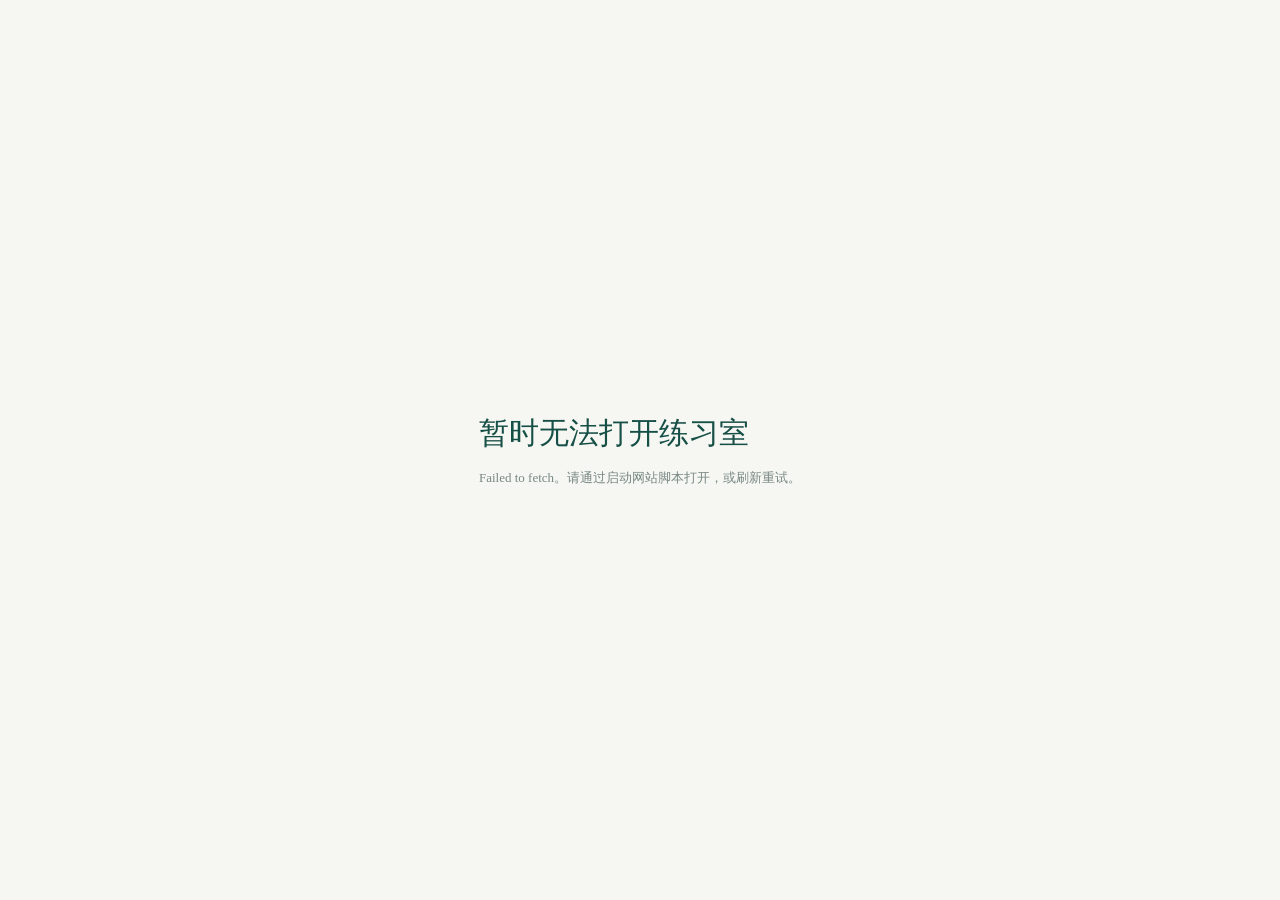
<file: index.html>
<!doctype html>
<html lang="zh-CN">
<head>
<meta http-equiv="Content-Security-Policy" content="default-src 'self'; script-src 'self'; style-src 'self' 'unsafe-inline'; connect-src 'self' https://boolean-inclusive-stable-sun.trycloudflare.com; media-src 'self' blob:; img-src 'self' blob: data:; object-src 'none'; base-uri 'self'; form-action 'self'">
  <meta charset="utf-8"><meta name="viewport" content="width=device-width,initial-scale=1">
  <meta name="theme-color" content="#164f46"><meta name="description" content="按年份与主题练习 EJU 听解、听读解；提交答案后复习原文、生词和笔记。">
  <title>聴くラボ · EJU 听力练习室</title>
  <link rel="icon" href="favicon.svg" type="image/svg+xml"><link rel="stylesheet" href="style.css">
  <link rel="stylesheet" href="rapid-integration.css">
</head>
<body>
  <div id="app"><div class="loading">聴くラボ <span>正在整理你的练习桌…</span></div></div>
  <div id="toast" role="status" aria-live="polite"></div>
  <script type="module" src="app.js"></script>
</body>
</html>
</file>
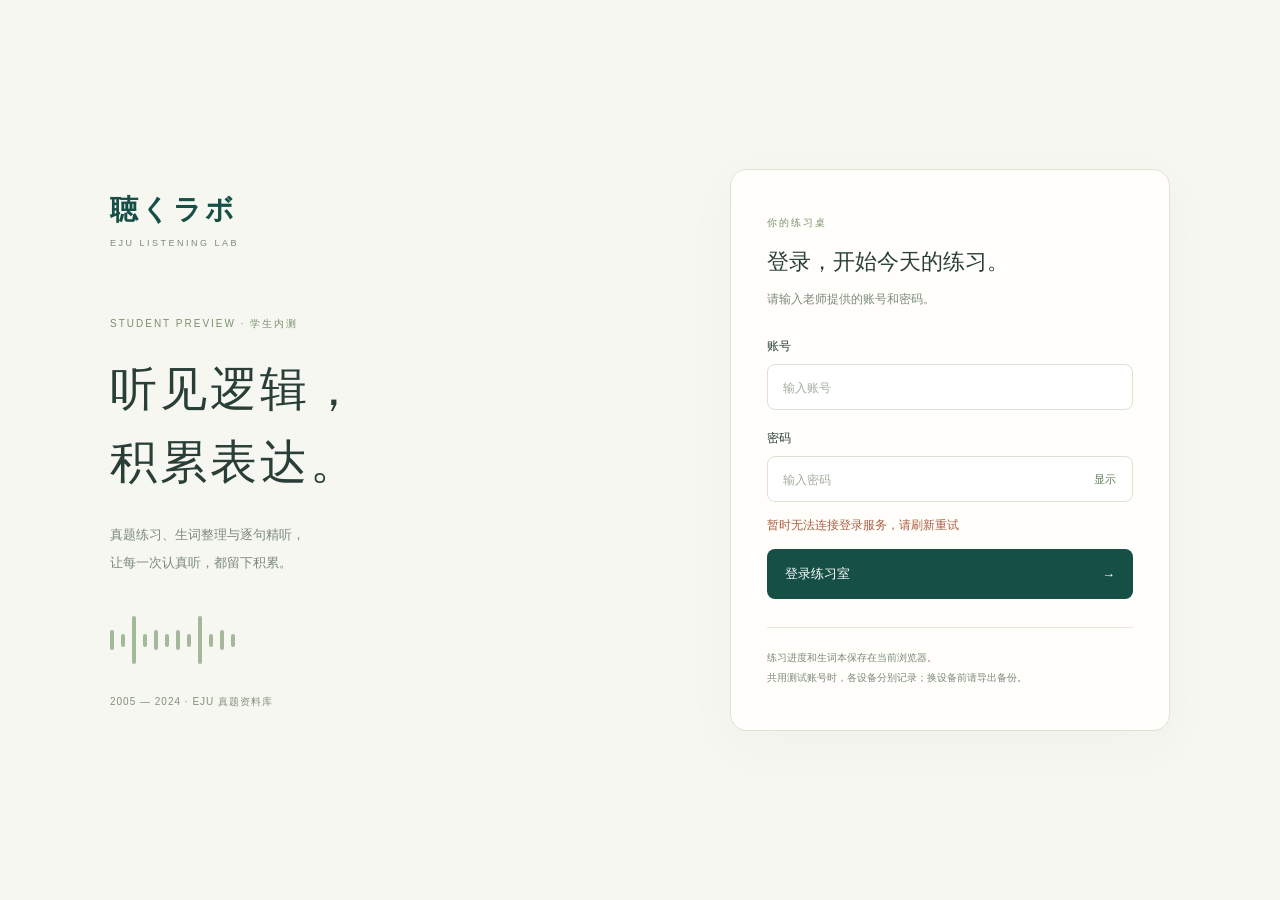
<file: login.html>
<!doctype html>
<html lang="zh-CN">
<head>
<meta http-equiv="Content-Security-Policy" content="default-src 'self'; script-src 'self'; style-src 'self' 'unsafe-inline'; connect-src 'self' https://boolean-inclusive-stable-sun.trycloudflare.com; media-src 'self' blob:; img-src 'self' blob: data:; object-src 'none'; base-uri 'self'; form-action 'self'">
 <meta charset="utf-8"><meta name="viewport" content="width=device-width,initial-scale=1"><meta name="theme-color" content="#164f46">
 <title>学生内测登录 · 聴くラボ</title><link rel="icon" href="favicon.svg" type="image/svg+xml"><link rel="stylesheet" href="login.css">
</head>
<body>
 <main class="login-layout">
  <section class="intro"><a class="brand" href="login.html">聴くラボ <small>EJU LISTENING LAB</small></a><span class="eyebrow">STUDENT PREVIEW · 学生内测</span><h1>听见逻辑，<br>积累表达。</h1><p>真题练习、生词整理与逐句精听，<br>让每一次认真听，都留下积累。</p><div class="wave" aria-hidden="true"><i></i><i></i><i></i><i></i><i></i><i></i><i></i><i></i><i></i><i></i><i></i><i></i></div><span class="range">2005 — 2024 · EJU 真题资料库</span></section>
  <section class="login-card" aria-labelledby="login-title"><span class="card-label">你的练习桌</span><h2 id="login-title">登录，开始今天的练习。</h2><p class="description">请输入老师提供的账号和密码。</p><form id="login-form"><label for="username">账号</label><input id="username" name="username" autocomplete="username" required maxlength="100" placeholder="输入账号"><label for="password">密码</label><div class="password-field"><input id="password" name="password" type="password" autocomplete="current-password" required maxlength="256" placeholder="输入密码"><button id="toggle-password" type="button" aria-pressed="false">显示</button></div><p id="login-error" role="alert" aria-live="polite"></p><button class="submit" type="submit">登录练习室 <span aria-hidden="true">→</span></button></form><p class="storage-note">练习进度和生词本保存在当前浏览器。<br>共用测试账号时，各设备分别记录；换设备前请导出备份。</p></section>
 </main><script type="module" src="login.js"></script>
</body></html>
</file>
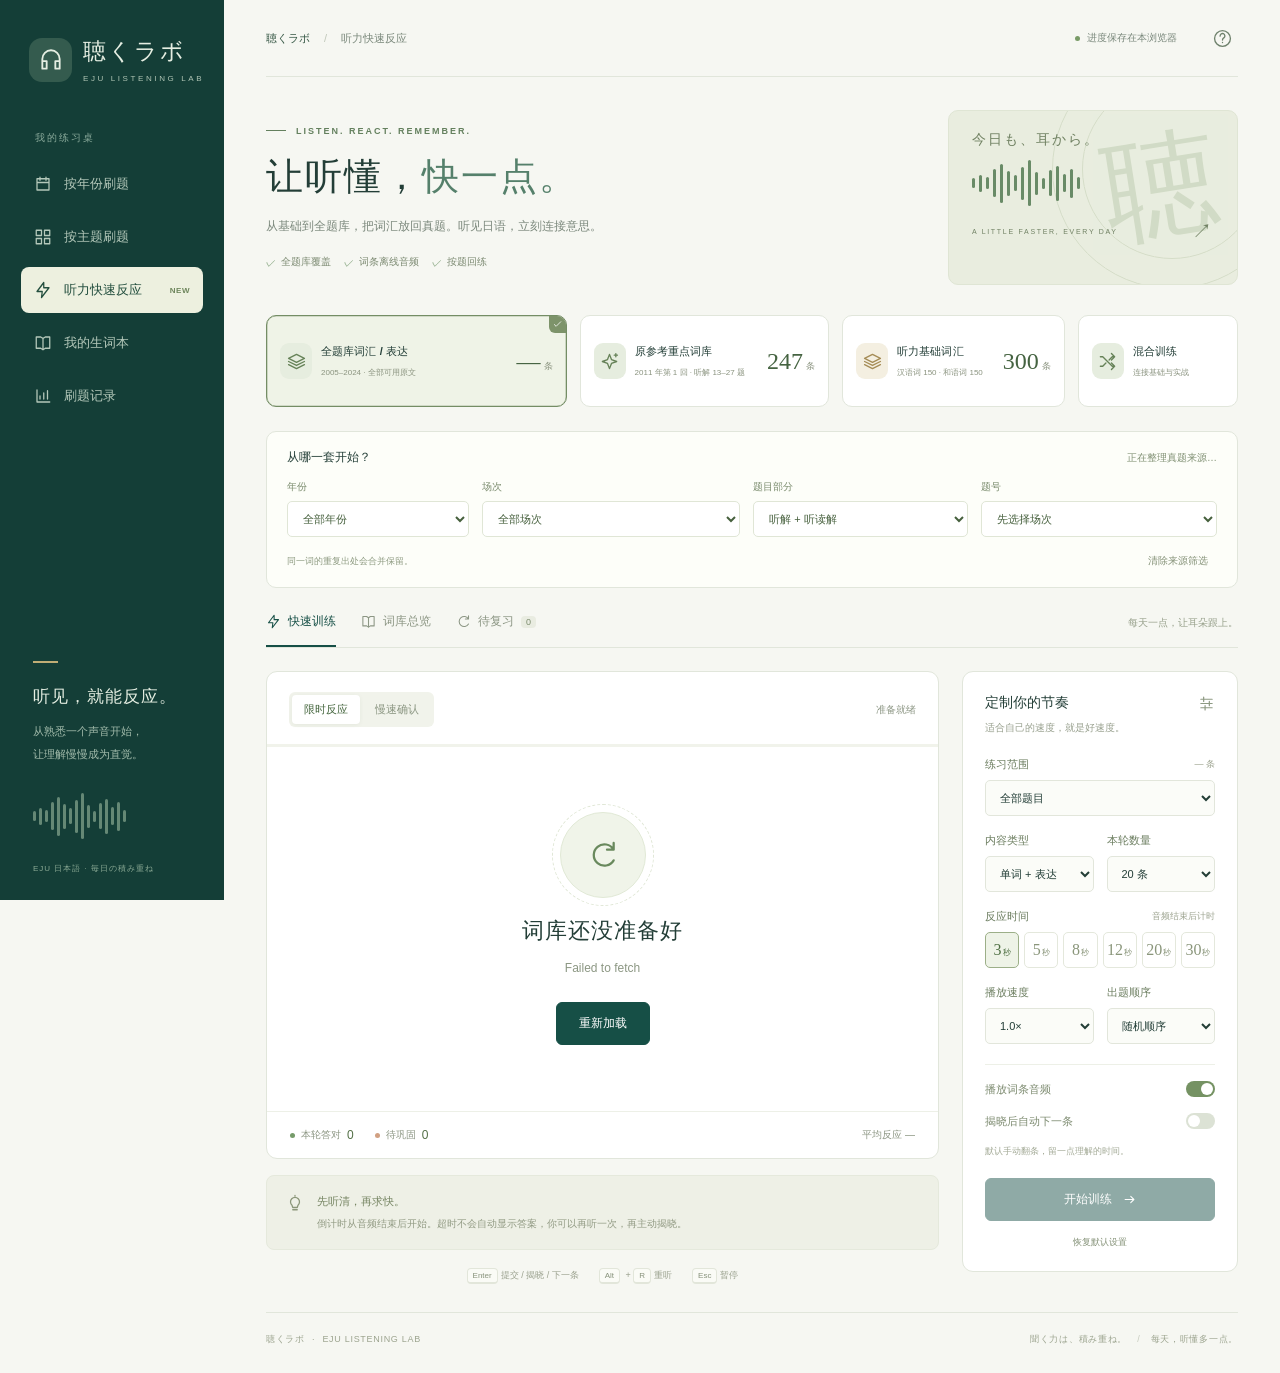
<file: rapid.html>
<!doctype html>
<html lang="zh-CN">
<head>
<meta http-equiv="Content-Security-Policy" content="default-src 'self'; script-src 'self'; style-src 'self' 'unsafe-inline'; connect-src 'self' https://boolean-inclusive-stable-sun.trycloudflare.com; media-src 'self' blob:; img-src 'self' blob: data:; object-src 'none'; base-uri 'self'; form-action 'self'">
  <meta charset="utf-8"><meta name="viewport" content="width=device-width,initial-scale=1">
  <meta name="theme-color" content="#143e37">
  <meta name="description" content="EJU 全题库听力词汇与表达快速反应，按年份、场次和题目练习，支持离线音频、错词回练与进度备份。">
  <title>听力快速反应 · 聴くラボ</title>
  <link rel="icon" href="favicon.svg" type="image/svg+xml">
  <link rel="stylesheet" href="rapid.css">
</head>
<body>
  <a class="skip-link" href="#main">跳到练习内容</a>
  <div class="page-shell">
    <aside class="sidebar">
      <a class="brand" href="./index.html#year" data-main-link><span class="brand-mark" data-icon="headphones"></span><span><strong>聴くラボ</strong><small>EJU LISTENING LAB</small></span></a>
      <div class="nav-label">我的练习桌</div>
      <nav aria-label="主导航" class="main-nav">
        <a href="./index.html#year" data-main-link><span data-icon="calendar"></span><span>按年份刷题</span></a>
        <a href="./index.html#topic" data-main-link><span data-icon="grid"></span><span>按主题刷题</span></a>
        <a href="#practice" class="active" aria-current="page"><span data-icon="bolt"></span><span>听力快速反应</span><i>NEW</i></a>
        <a href="./index.html#wordbook" data-main-link><span data-icon="book"></span><span>我的生词本</span></a>
        <a href="./index.html#history" data-main-link><span data-icon="chart"></span><span>刷题记录</span></a>
      </nav>
      <div class="side-tip"><span class="side-tip-line"></span><p>听见，就能反应。</p><small>从熟悉一个声音开始，<br>让理解慢慢成为直觉。</small><div class="side-wave" aria-hidden="true"></div><span>EJU 日本語 · 毎日の積み重ね</span></div>
    </aside>
    <main id="main" class="main">
      <header class="topbar"><div class="breadcrumb"><span>聴くラボ</span><b>/</b>听力快速反应</div><div class="top-actions"><span class="save-status"><i></i><span id="save-status">进度保存在本浏览器</span></span><span id="account"></span><button class="icon-button" id="help" aria-label="练习说明" title="练习说明" data-icon="help"></button></div></header>
      <section class="hero">
        <div><div class="eyebrow">LISTEN. REACT. REMEMBER.</div><h1>让听懂，<span>快一点。</span></h1><p>从基础到全题库，把词汇放回真题。<br class="mobile-break">听见日语，立刻连接意思。</p><div class="hero-tags"><span>全题库覆盖</span><span>词条离线音频</span><span>按题回练</span></div></div>
        <div class="hero-art" aria-hidden="true"><div class="art-caption">今日も、耳から。</div><div class="art-ring ring-one"></div><div class="art-ring ring-two"></div><div class="art-kanji">聴</div><div class="art-wave"></div><div class="art-foot">A LITTLE FASTER, EVERY DAY <span>↗</span></div></div>
      </section>
      <section class="library-choices" aria-label="选择词库">
        <button class="library-choice selected" data-library="corpus" aria-pressed="true"><span class="library-icon" data-icon="layers"></span><span class="library-text"><strong>全题库词汇 / 表达</strong><small id="corpus-caption">2005–2024 · 全部可用原文</small></span><span class="library-count" id="corpus-count">—<small>条</small></span><span class="choice-check" data-icon="check"></span></button>
        <button class="library-choice" data-library="focus" aria-pressed="false"><span class="library-icon" data-icon="spark"></span><span class="library-text"><strong>原参考重点词库</strong><small>2011 年第 1 回 · 听解 13–27 题</small></span><span class="library-count">247<small>条</small></span><span class="choice-check" data-icon="check"></span></button>
        <button class="library-choice" data-library="basic" aria-pressed="false"><span class="library-icon sand" data-icon="layers"></span><span class="library-text"><strong>听力基础词汇</strong><small>汉语词 150 · 和语词 150</small></span><span class="library-count">300<small>条</small></span><span class="choice-check" data-icon="check"></span></button>
        <button class="library-choice mix" data-library="all" aria-pressed="false"><span class="library-icon" data-icon="shuffle"></span><span class="library-text"><strong>混合训练</strong><small>连接基础与实战</small></span><span class="choice-check" data-icon="check"></span></button>
      </section>
      <section class="corpus-scope" aria-label="真题来源筛选"><div class="scope-heading"><strong>从哪一套开始？</strong><span id="coverage-summary">正在整理真题来源…</span></div><div class="scope-fields"><label>年份<select id="scope-year"><option value="all">全部年份</option></select></label><label>场次<select id="scope-paper"><option value="all">全部场次</option></select></label><label>题目部分<select id="scope-section"><option value="all">听解 + 听读解</option><option value="聴解">听解</option><option value="聴読解">听读解</option></select></label><label>题号<select id="scope-question"><option value="all">先选择场次</option></select></label></div><div class="scope-bottom"><span id="scope-description">同一词的重复出处会合并保留。</span><button class="text-button" id="clear-scope">清除来源筛选</button></div></section>
      <div class="workspace-heading"><div class="view-tabs" role="tablist" aria-label="学习功能"><button role="tab" id="tab-practice" data-view="practice" aria-controls="view-practice" aria-selected="true" class="active"><span data-icon="bolt"></span>快速训练</button><button role="tab" id="tab-library" data-view="library" aria-controls="view-library" aria-selected="false"><span data-icon="book"></span>词库总览</button><button role="tab" id="tab-review" data-view="review" aria-controls="view-review" aria-selected="false"><span data-icon="refresh"></span>待复习<span id="review-badge" class="count-badge">0</span></button></div><span class="daily-note" id="daily-note">每天一点，让耳朵跟上。</span></div>
      <section id="view-practice" role="tabpanel" aria-labelledby="tab-practice">
        <div class="practice-layout">
          <div class="practice-column">
            <div class="practice-card" id="practice-card">
              <div class="practice-top"><div class="segmented" aria-label="训练节奏"><button class="active" data-pace="flow" aria-pressed="true">限时反应</button><button data-pace="slow" aria-pressed="false">慢速确认</button></div><span class="question-count" id="question-count">准备就绪</span></div>
              <div class="session-track"><span id="session-progress"></span></div>
              <div id="stage" class="stage" aria-live="polite"><div class="loading">正在准备词库与音频…</div></div>
              <div class="session-footer"><span><i class="legend-dot"></i>本轮答对 <b id="round-correct">0</b></span><span><i class="legend-dot peach"></i>待巩固 <b id="round-wrong">0</b></span><span id="session-average">平均反应 —</span></div>
            </div>
            <div class="practice-hint"><span data-icon="bulb"></span><div><strong>先听清，再求快。</strong><p>倒计时从音频结束后开始。超时不会自动显示答案，你可以再听一次，再主动揭晓。</p></div></div>
            <div class="keyboard-hints"><span><kbd>Enter</kbd>提交 / 揭晓 / 下一条</span><span><kbd>Alt</kbd> + <kbd>R</kbd>重听</span><span><kbd>Esc</kbd>暂停</span></div>
          </div>
          <aside class="settings-panel" aria-label="练习设置"><div class="panel-title"><h2>定制你的节奏</h2><span data-icon="sliders"></span></div><p class="settings-lead">适合自己的速度，就是好速度。</p>
            <label class="setting-label" for="group-select">练习范围 <span id="pool-count">— 条</span></label><select id="group-select"><option value="all">全部题目</option></select>
            <div class="setting-row"><div><label for="kind-select" class="setting-label">内容类型</label><select id="kind-select"><option value="all">单词 + 表达</option><option value="word">只练单词</option><option value="expression">只练表达</option></select></div><div><label for="amount-select" class="setting-label">本轮数量</label><select id="amount-select"><option value="10">10 条</option><option value="20" selected>20 条</option><option value="30">30 条</option><option value="50">50 条</option><option value="100">100 条</option><option value="all">全部</option></select></div></div>
            <div class="setting-label">反应时间 <span id="time-caption">音频结束后计时</span></div><div class="time-presets" role="group" aria-label="每条反应时间"><button data-seconds="3" class="selected" aria-pressed="true">3<span>秒</span></button><button data-seconds="5" aria-pressed="false">5<span>秒</span></button><button data-seconds="8" aria-pressed="false">8<span>秒</span></button><button data-seconds="12" aria-pressed="false">12<span>秒</span></button><button data-seconds="20" aria-pressed="false">20<span>秒</span></button><button data-seconds="30" aria-pressed="false">30<span>秒</span></button></div>
            <div class="setting-row"><div><label for="speed-select" class="setting-label">播放速度</label><select id="speed-select"><option value="0.75">0.75×</option><option value="1" selected>1.0×</option><option value="1.25">1.25×</option><option value="1.5">1.5×</option></select></div><div><label for="order-select" class="setting-label">出题顺序</label><select id="order-select"><option value="shuffle">随机顺序</option><option value="sequence">按词库顺序</option></select></div></div>
            <div class="settings-divider"></div><label class="toggle-row"><span>播放词条音频</span><input type="checkbox" id="sound-toggle" checked role="switch"><i></i></label><label class="toggle-row"><span>揭晓后自动下一条</span><input type="checkbox" id="auto-toggle" role="switch"><i></i></label><p class="setting-footnote" id="auto-note">默认手动翻条，留一点理解的时间。</p>
            <button class="primary-button wide" id="start-session">开始训练 <span data-icon="arrow"></span></button><button class="text-button wide" id="reset-settings">恢复默认设置</button>
          </aside>
        </div>
      </section>
      <section id="view-library" role="tabpanel" aria-labelledby="tab-library" hidden><div class="list-toolbar"><div><h2>听过的声音，记住的表达。</h2><p id="library-description">完整词库，可搜索日语、读音或中文。</p></div><label class="search-box"><span data-icon="search"></span><input id="library-search" type="search" placeholder="搜索单词、读音、中文…" aria-label="搜索词库"></label></div><div class="list-filters"><select id="browse-group" aria-label="词库分组"><option value="all">全部分组</option></select><select id="browse-kind" aria-label="词库类型"><option value="all">单词 + 表达</option><option value="word">只看单词</option><option value="expression">只看表达</option></select><span id="browse-count"></span></div><div id="word-list" class="word-grid"></div><button id="load-more" class="secondary-button more-button" hidden>再看 30 条</button></section>
      <section id="view-review" role="tabpanel" aria-labelledby="tab-review" hidden><div class="list-toolbar"><div><h2>再听一遍，会更熟一点。</h2><p>超时、跳过和未掌握的词会自动来到这里。答对后移出。</p></div><button class="primary-button" id="start-review">只练待复习 <span data-icon="arrow"></span></button></div><div class="review-tools"><span id="review-count">暂无待复习词条</span><div><button class="text-button" id="export-progress"><span data-icon="download"></span>导出进度</button><button class="text-button" id="import-progress"><span data-icon="upload"></span>导入进度</button><input type="file" id="import-file" accept="application/json,.json" hidden></div></div><div id="review-list" class="word-grid"></div></section>
      <footer class="footer"><span>聴くラボ <b>·</b> EJU LISTENING LAB</span><span>聞く力は、積み重ね。<span class="footer-rule"> / </span>每天，听懂多一点。</span></footer>
    </main>
  </div>
  <div class="toast" role="status" id="toast"></div>
  <dialog id="help-dialog"><div class="dialog-header"><h2>把听懂，练成反应。</h2><button class="icon-button" data-close-dialog aria-label="关闭说明" data-icon="close"></button></div><div class="dialog-body"><ol><li>选择全题库、原参考重点、基础或混合训练，按年份、场次、听力部分和题号筛选。</li><li>点击开始，听词条音频，输入中文意思、日语原词或读音。</li><li>按 Enter 核对。表达未匹配时可继续尝试，也可揭晓后自行确认。</li><li>音频结束后开始计时；超时先暂停，手动揭晓。未掌握词自动加入待复习。</li></ol><p id="coverage-help">全题库来自现有36套真题的1097道有原文题，统一辞书形并保留每个词的题目出处。缺原文的5题不编造内容。整理包含自动分词与词典匹配，原资料OCR与词义匹配仍可能需要结合上下文核对。</p><p>全题库新增音频使用 Edge TTS 的 ja-JP-NanamiNeural 声音，已生成并随网页提供，播放无需在线合成。原参考重点247条、基础300条及其音频继续保留，旧版练习记录可继续使用。混合训练会合并同一写法的重复词。</p><p>核对使用词条答案别名，不是AI语义评分。进度仅保存在当前浏览器，可导出备份；与真题刷题次数独立。</p><details class="data-credits"><summary>词汇来源与署名</summary><div id="dictionary-credits">用户提供真题与参考页；既有教学词库；日中词典补充数据。</div></details></div></dialog>
  <script src="rapid-core.js"></script>
  <script src="rapid.js" defer></script>
</body>
</html>
</file>
<file: style.css>
:root{--ink:#233d39;--muted:#788783;--green:#164f46;--green2:#27695c;--paper:#f6f7f2;--line:#e0e6df;--mint:#e5eee5;--accent:#d67a59;--serif:Georgia,'Yu Mincho','Noto Serif CJK SC',serif;font-family:Inter,'Segoe UI','Microsoft YaHei','Yu Gothic',sans-serif;color:var(--ink);background:var(--paper);font-synthesis:none}*{box-sizing:border-box}body{margin:0}button,input,select,textarea{font:inherit}button,a,input,select,textarea{-webkit-tap-highlight-color:transparent}button{cursor:pointer}button:disabled{cursor:not-allowed;opacity:.48}a{color:var(--green)}button:focus-visible,a:focus-visible,input:focus-visible,select:focus-visible,textarea:focus-visible{outline:3px solid #d89b61;outline-offset:3px}button{color:inherit}svg{width:21px;height:21px;fill:none;stroke:currentColor;stroke-width:1.7;stroke-linecap:round;stroke-linejoin:round;flex:none}.shell{display:flex;min-height:100vh}.sidebar{width:230px;background:#143e37;color:#ecf0e6;position:fixed;inset:0 auto 0 0;z-index:20;padding:35px 22px;display:flex;flex-direction:column}.brand{display:flex;gap:12px;align-items:center;text-decoration:none;color:inherit;margin:0 8px 40px}.brand-icon{background:#355a4d;border-radius:14px;width:43px;height:43px;display:grid;place-items:center}.brand-icon svg{width:27px;height:27px}.brand strong{font-family:var(--serif);font-size:23px;letter-spacing:2px}.brand small{display:block;font-size:9px;letter-spacing:2.8px;margin-top:5px;color:#a5c2b5}.nav-label{margin:0 15px 14px;font-size:10px;letter-spacing:2px;color:#81a498}.nav{display:flex;flex-direction:column;gap:7px}.nav button{border:0;background:transparent;color:#b5c8bd;padding:14px 16px;border-radius:10px;text-align:left;display:flex;gap:13px;align-items:center;font-size:14px}.nav button.active{background:#f2f2e6;color:var(--green);font-weight:650}.nav button:hover:not(.active){background:#234d43}.sidebar-bottom{margin-top:auto;border-top:1px solid #36564a;padding:23px 12px 0;color:#a4beb0;font-size:11px;line-height:1.9}.sidebar-bottom strong{display:block;color:#dce9dc;font-size:14px;letter-spacing:1px;margin-bottom:6px}.side-line{width:28px;height:2px;background:#d3b47c;margin-bottom:17px}.main{margin-left:230px;width:calc(100% - 230px);padding:0 46px 40px;max-width:1700px}.topbar{height:90px;border-bottom:1px solid var(--line);display:flex;align-items:center;justify-content:space-between;gap:16px}.crumb{font-size:12px;color:var(--muted);display:flex;align-items:center;gap:10px}.crumb span{color:#4b645b}.top-tag{border:1px solid var(--line);padding:8px 12px;border-radius:20px;font-size:11px;display:flex;gap:7px;align-items:center;background:#fafbf7}.dot{width:6px;height:6px;border-radius:50%;background:#618e6b}.hero{display:grid;grid-template-columns:1fr 305px;gap:40px;padding:42px 0 34px;align-items:center}.eyebrow{font-size:10px;letter-spacing:2px;color:var(--green2);font-weight:700;display:flex;align-items:center;gap:10px}.eyebrow:before{content:'';width:20px;height:1px;background:var(--green2)}h1{font-family:var(--serif);font-size:36px;letter-spacing:1px;line-height:1.5;margin:16px 0 14px;font-weight:650}h1 em{font-style:normal;color:var(--green2)}.hero p{font-size:13px;color:var(--muted);line-height:1.9;margin:0}.hero-art{position:relative;background:#e7eee2;border:1px solid #dee7d7;border-radius:15px;padding:24px 26px;min-height:168px;overflow:hidden}.hero-art:after{content:'聴';position:absolute;right:-1px;bottom:-33px;font-family:var(--serif);font-size:170px;color:#d8e3d3;z-index:0}.hero-art>*{position:relative;z-index:1}.hero-art small{font-size:10px;letter-spacing:1px;color:#6f856d}.wave{display:flex;gap:4px;align-items:center;height:40px;margin:12px 0;color:#547c5e}.wave i{width:4px;background:currentColor;border-radius:4px}.hero-art strong{font-family:var(--serif);font-size:16px;line-height:1.7}.hero-art p{font-size:11px}.stats{display:grid;grid-template-columns:repeat(4,1fr);gap:15px;margin-bottom:34px}.stat{padding:22px 24px;background:#fff;border:1px solid var(--line);border-radius:12px;display:flex;align-items:center;gap:17px}.stat-icon{display:grid;place-items:center;background:#eef2e9;width:39px;height:39px;border-radius:10px;color:#54765c}.stat b{font-size:25px;font-family:var(--serif);font-weight:500}.stat small{display:block;color:var(--muted);font-size:11px;margin-top:5px}.section-title{display:flex;justify-content:space-between;gap:20px;align-items:center;margin:27px 0 20px}.section-title h2{font-size:19px;letter-spacing:1px;margin:0;font-weight:600}.section-title p{font-size:11px;color:var(--muted);margin:7px 0 0}.toolbar{display:flex;align-items:center;gap:12px;flex-wrap:wrap}.field{display:flex;align-items:center;gap:10px;font-size:12px;color:#64756b}.field select,.field input,select.filter, input.filter{background:#fff;border:1px solid var(--line);padding:11px 13px;border-radius:7px;color:var(--ink);min-width:100px}.segmented{display:flex;background:#e9ede5;padding:4px;border-radius:8px;gap:3px}.segmented button{border:0;background:transparent;border-radius:5px;padding:8px 14px;font-size:12px;color:#788578}.segmented button.active{background:#fff;color:var(--green);box-shadow:0 1px 4px #173d3710}.exam-grid{display:grid;grid-template-columns:repeat(3,minmax(0,1fr));gap:18px}.exam-card{background:#fff;border:1px solid var(--line);border-radius:12px;padding:25px;transition:transform .15s,border-color .15s;position:relative}.exam-card:hover{border-color:#9faf9d;transform:translateY(-2px)}.exam-top{display:flex;justify-content:space-between;align-items:center}.exam-year{font-family:var(--serif);font-size:29px;color:#294d40}.pill{background:#edf2e9;color:#6c8767;border-radius:5px;padding:5px 8px;font-size:10px}.exam-card h3{font-size:14px;font-weight:500;letter-spacing:1px;margin:9px 0 23px}.exam-meta{display:flex;gap:16px;color:#79877c;font-size:11px}.exam-meta span{display:flex;gap:5px;align-items:center}.exam-meta svg{width:14px;height:14px}.track{height:4px;background:#edf0e8;border-radius:5px;margin:22px 0 8px;overflow:hidden}.track span{display:block;height:100%;background:#719679}.progress-label{font-size:10px;color:#899287;display:flex;justify-content:space-between}.exam-actions{display:flex;gap:8px;margin-top:22px}.btn{border:1px solid var(--line);background:#fff;border-radius:7px;padding:10px 15px;font-size:12px;font-weight:500;text-decoration:none;display:inline-flex;align-items:center;justify-content:center;gap:7px}.btn svg{width:15px;height:15px}.btn.primary{background:var(--green);border-color:var(--green);color:#fff}.btn.primary:hover{background:#28705e}.btn.ghost{background:transparent}.exam-actions .btn{flex:1;padding:9px 5px}.exam-actions .all-exam{flex:0;width:35px;font-size:17px}.notice{margin:26px 0;background:#eeeee3;border:1px solid #e4e4d8;border-radius:9px;padding:16px 20px;color:#8b8973;font-size:11px;line-height:1.9;display:flex;gap:12px}.notice svg{width:17px;height:17px;margin-top:3px}.footer{border-top:1px solid var(--line);margin-top:35px;padding-top:21px;display:flex;justify-content:space-between;gap:20px;color:#8a9489;font-size:10px;letter-spacing:.6px}.resume{display:flex;align-items:center;justify-content:space-between;background:#e5eee5;border:1px solid #cfddce;border-radius:10px;padding:17px 22px;margin-bottom:25px;font-size:13px;gap:12px}.resume small{color:#6a806c;margin-left:12px}.topic-layout{display:grid;grid-template-columns:1fr 290px;gap:24px;align-items:start}.topic-grid{display:grid;grid-template-columns:repeat(2,minmax(0,1fr));gap:12px}.topic-card{border:1px solid var(--line);border-radius:10px;background:#fff;padding:18px;text-align:left;display:flex;align-items:center;gap:14px;min-height:93px}.topic-card.selected{border-color:#3e7c60;background:#edf3e9;box-shadow:0 0 0 1px #3e7c60}.topic-card .topic-symbol{width:38px;height:38px;border-radius:50%;background:#eff2e9;display:grid;place-items:center;color:#6d8768;flex:none}.topic-card strong{font-size:13px;font-weight:550;line-height:1.6;display:block}.topic-card small{font-size:10px;color:var(--muted);margin-top:5px;display:block}.setup-panel{background:#fff;border:1px solid var(--line);border-radius:12px;padding:25px;position:sticky;top:20px}.setup-panel h3{font-size:17px;margin:0 0 10px}.setup-panel .selected-name{font-size:12px;color:var(--green2);line-height:1.9;border-bottom:1px solid var(--line);padding-bottom:17px}.setup-panel label{display:block;font-size:12px;margin:20px 0 9px}.setup-panel select,.setup-panel input{width:100%;border:1px solid var(--line);border-radius:7px;padding:11px;background:#fff;color:var(--ink)}.presets{display:flex;gap:7px;margin-top:9px}.presets button{flex:1;border:1px solid var(--line);background:#f8faf4;border-radius:6px;padding:7px;font-size:11px}.setup-panel>.btn{width:100%;margin-top:23px;padding:13px}.help{font-size:11px;color:var(--muted);line-height:1.8}.empty{border:1px dashed #c6d3c1;border-radius:12px;padding:40px 20px;text-align:center;color:var(--muted);font-size:13px;background:#fcfcf8;line-height:2}.practice-header{display:flex;justify-content:space-between;gap:15px;align-items:center;margin:28px 0 22px}.practice-header h1{font-family:inherit;font-size:22px;margin:6px 0}.practice-header .eyebrow{font-size:10px;letter-spacing:1px}.practice-layout{display:grid;grid-template-columns:190px minmax(0,1fr);gap:23px}.queue{background:#fff;border:1px solid var(--line);border-radius:10px;padding:18px;align-self:start;position:sticky;top:16px}.queue-title{font-size:12px;font-weight:600;display:flex;justify-content:space-between}.queue-title small{color:var(--muted);font-weight:400}.queue-grid{display:grid;grid-template-columns:repeat(4,1fr);gap:7px;margin-top:16px;max-height:420px;overflow:auto;padding:3px}.queue-grid button{background:#f6f7f1;border:1px solid transparent;border-radius:5px;padding:9px 0;font-size:11px}.queue-grid button.current{border-color:var(--green);box-shadow:0 0 0 1px var(--green)}.queue-grid button.right{background:#dfebdd;color:#377049}.queue-grid button.wrong{background:#f7e6df;color:#a25945}.queue-legend{font-size:10px;color:var(--muted);line-height:1.9;margin:15px 0 0}.practice-content{min-width:0}.question-card{background:#fff;border:1px solid var(--line);border-radius:12px;padding:26px}.question-heading{display:flex;justify-content:space-between;gap:10px;align-items:center;margin-bottom:23px}.question-heading strong{font-size:15px;font-weight:600}.question-heading .pill{background:#f0f2e9;color:#7a886e}.audio-box{border:1px solid #dae4d5;background:#f1f5ed;padding:20px;border-radius:9px}.audio-title{display:flex;justify-content:space-between;align-items:center;gap:12px;font-size:12px;margin-bottom:14px;color:#47664a}.audio-title>span{display:flex;align-items:center;gap:8px}.audio-box audio{width:100%;height:40px;display:block;accent-color:var(--green)}.audio-tools{display:flex;justify-content:space-between;gap:12px;align-items:center;margin-top:12px;font-size:10px;color:#849079}.audio-tools select{border:1px solid #d4dfcf;background:#fff;border-radius:4px;font-size:11px;padding:4px}.audio-tools button{border:0;background:transparent;color:#58795a;font-size:11px;display:flex;align-items:center;gap:5px}.audio-tools svg{width:13px;height:13px}.question-image{margin-top:20px;background:#fff;border:1px solid #e4e7df;border-radius:7px;overflow:hidden}.question-image img{display:block;width:100%;height:auto;max-height:680px;object-fit:contain}.image-caption{font-size:10px;color:var(--muted);display:flex;justify-content:space-between;padding:10px 12px;border-top:1px solid var(--line)}.listen-hint{border:1px dashed #d8dfd1;background:#fcfcf8;border-radius:8px;padding:27px;text-align:center;margin-top:20px;color:#7f8d78;font-size:12px;line-height:2}.listen-hint svg{display:block;margin:0 auto 10px;width:26px;height:26px}.answer-label{margin:25px 0 13px;display:flex;justify-content:space-between;font-size:12px}.answer-label small{color:var(--muted);font-size:10px}.choices{display:grid;grid-template-columns:repeat(4,1fr);gap:10px}.choice{border:1px solid var(--line);border-radius:8px;background:#fff;padding:15px;display:flex;justify-content:center;align-items:center;gap:7px;min-height:53px}.choice .choice-num{font-family:var(--serif);font-size:21px}.choice.selected{border-color:var(--green);background:#eaf1e5;box-shadow:0 0 0 1px var(--green)}.choice.correct{border-color:#619568;background:#e6f0e1;color:#347145}.choice.incorrect{border-color:#d39c86;background:#faeee7;color:#a6543b}.choice:disabled{opacity:1;cursor:default}.answer-actions{display:flex;justify-content:flex-end;gap:10px;margin-top:18px}.answer-actions .btn{min-width:118px}.lock-box{margin-top:20px;border:1px dashed #d7dfd1;border-radius:10px;padding:21px;display:flex;align-items:center;gap:14px;color:#8b9484}.lock-box svg{width:23px;height:23px}.lock-box strong{display:block;font-weight:500;font-size:12px;margin-bottom:5px}.lock-box small{font-size:10px}.personal{margin-top:20px}.personal summary{font-size:12px;cursor:pointer;color:#65785d}.personal textarea{display:block;width:100%;margin-top:12px;resize:vertical;border:1px solid var(--line);background:#fafbf6;border-radius:7px;padding:13px;min-height:100px;color:var(--ink);line-height:1.8;font-size:12px}.personal .help{font-size:10px;margin-bottom:0}.result-banner{border-radius:8px;padding:16px 19px;background:#e7f0e2;color:#477247;margin-top:20px;display:flex;justify-content:space-between;align-items:center;gap:12px;font-size:13px}.result-banner.wrong{background:#f7e9e0;color:#a2634a}.result-banner small{font-size:11px}.review{border:1px solid var(--line);background:#fff;border-radius:12px;margin-top:20px;overflow:hidden}.review-tabs{display:flex;border-bottom:1px solid var(--line);padding:0 16px;gap:18px;overflow:auto}.review-tabs button{padding:19px 5px;border:0;border-bottom:2px solid transparent;background:transparent;white-space:nowrap;font-size:12px;color:#84907c}.review-tabs button.active{color:var(--green);border-bottom-color:var(--green);font-weight:600}.review-body{padding:25px;font-size:13px;line-height:1.95}.review-body h3{font-size:15px;margin:0 0 13px}.transcript{font-size:14px;line-height:2.15;white-space:pre-wrap;overflow-wrap:anywhere;color:#3c5046;font-family:'Yu Gothic','Microsoft YaHei',sans-serif}.transcript p{margin:0 0 8px}.source{font-size:10px;color:#909989;margin-top:22px;border-top:1px solid var(--line);padding-top:12px;overflow-wrap:anywhere}.word-list{display:grid;grid-template-columns:repeat(2,1fr);gap:12px}.word{border:1px solid var(--line);padding:15px;border-radius:7px}.word strong{font-size:15px;color:var(--green)}.word .reading{font-size:11px;color:#89977f;margin-left:7px}.word p{margin:5px 0;font-size:12px}.word small{display:block;color:#88927f;font-size:11px;line-height:1.8}.note-block{border-left:3px solid #a7bea0;padding:3px 0 3px 15px;margin:16px 0}.note-block strong{font-size:12px}.note-block p{font-size:12px;color:#74846b;margin:5px 0}.evidence{background:#f4f6ee;border-radius:6px;padding:12px 16px;margin:9px 0;font-size:12px;line-height:1.9}.note-template{font-size:13px;white-space:pre-wrap;background:#f2f5eb;padding:17px;border-radius:7px;line-height:2.4;color:#65785b}.question-nav{display:flex;justify-content:space-between;margin:22px 0;gap:10px}.completion{background:#e9f0e3;border:1px solid #cdddc4;border-radius:12px;padding:30px;margin:22px 0}.completion h2{font-family:var(--serif);font-size:25px;margin:0 0 10px}.completion p{color:#6d8263;font-size:13px}.library-controls{display:flex;align-items:center;justify-content:space-between;gap:15px;margin-bottom:22px;flex-wrap:wrap}.library-grid{display:grid;grid-template-columns:repeat(3,minmax(0,1fr));gap:15px}.library-card{background:#fff;border:1px solid var(--line);border-radius:10px;padding:22px}.library-card .kind{font-size:10px;letter-spacing:1px;color:#8d9c81}.library-card h3{font-size:17px;margin:14px 0 6px;color:var(--green);font-weight:600}.library-card p{font-size:12px;line-height:1.9;margin:7px 0}.library-card small{font-size:11px;line-height:1.9;color:#88947e;display:block}.library-card .example{border-top:1px solid var(--line);margin-top:13px;padding-top:12px}.method-grid{display:grid;grid-template-columns:repeat(2,1fr);gap:16px;margin-bottom:25px}.method-card{border:1px solid var(--line);background:#fff;border-radius:10px;padding:23px}.method-card h3{font-size:15px;margin:0 0 12px}.method-card p{font-size:12px;line-height:1.95;color:#77876d;margin:8px 0}.history-table-wrap{overflow:auto;background:#fff;border:1px solid var(--line);border-radius:10px}.history-table{width:100%;border-collapse:collapse;text-align:left;font-size:12px;white-space:nowrap}.history-table th{font-weight:500;background:#f0f4e9;padding:16px;color:#7e8d70}.history-table td{padding:15px 16px;border-top:1px solid var(--line)}.history-table .btn{padding:7px 11px;font-size:11px}.text-right{color:#54815a}.text-wrong{color:#b87958}.loading{display:grid;min-height:100vh;place-content:center;color:var(--green);font-family:var(--serif);font-size:30px;gap:15px}.loading span{font-family:inherit;font-size:13px;color:var(--muted)}#toast{position:fixed;bottom:30px;left:50%;transform:translate(-50%,20px);background:#233f35;color:#fff;border-radius:9px;padding:14px 24px;box-shadow:0 5px 30px #1c372633;font-size:12px;max-width:90%;z-index:90;opacity:0;pointer-events:none;transition:.2s}#toast.show{opacity:1;transform:translate(-50%,0)}.mobile-brand{display:none}.error-message{color:#b86c4e;font-size:12px;margin:12px 0}.library-count{font-size:12px;color:var(--muted)}.more-btn{display:block;margin:25px auto}.image-link{border:0;background:transparent;padding:0;color:var(--green);font-size:10px;text-decoration:underline}.mobile-nav-toggle{display:none}
@media(min-width:1450px){.exam-grid{grid-template-columns:repeat(4,minmax(0,1fr))}.hero h1{font-size:43px}}@media(max-width:1150px){.sidebar{width:195px;padding:30px 15px}.main{margin-left:195px;width:calc(100% - 195px);padding:0 28px 30px}.hero{grid-template-columns:1fr 255px;gap:20px}h1{font-size:30px}.stats{gap:10px}.stat{padding:18px 15px;gap:10px}.stat-icon{width:31px;height:31px}.exam-grid{grid-template-columns:repeat(2,minmax(0,1fr))}.topic-layout{grid-template-columns:1fr 255px;gap:16px}.topic-grid{grid-template-columns:1fr}.practice-layout{grid-template-columns:155px 1fr;gap:16px}.queue{padding:14px}.library-grid{grid-template-columns:repeat(2,1fr)}}@media(max-width:800px){.sidebar{width:74px;padding:28px 10px}.brand{margin:0 5px 35px}.brand>div:last-child,.nav-label,.sidebar-bottom,.nav button span{display:none}.nav button{padding:15px;justify-content:center}.nav{gap:12px}.brand-icon{width:43px;flex:none}.main{margin-left:74px;width:calc(100% - 74px);padding:0 22px 30px}.topbar{height:72px}.hero{padding:30px 0;grid-template-columns:1fr}.hero-art{display:none}.stats{grid-template-columns:repeat(2,1fr);margin-bottom:25px}.section-title{align-items:start;flex-direction:column}.topic-layout{grid-template-columns:1fr}.setup-panel{position:static;order:-1;display:grid;grid-template-columns:1fr 1fr;gap:0 15px}.setup-panel h3,.setup-panel .selected-name{grid-column:1/-1}.setup-panel label{margin-top:12px}.setup-panel>.btn{grid-column:1/-1;margin-top:15px}.setup-panel>.help{grid-column:1/-1}.topic-grid{grid-template-columns:repeat(2,1fr)}.practice-layout{grid-template-columns:1fr}.queue{position:static;padding:15px}.queue-grid{display:flex;overflow:auto;margin-top:10px;max-height:75px}.queue-grid button{min-width:34px;padding:8px}.queue-legend{display:none}.question-card{padding:20px}.review-body{padding:20px}.practice-header h1{font-size:19px}.history-table th,.history-table td{padding:13px}.library-controls .segmented{flex-wrap:wrap}}
@media(max-width:540px){.sidebar{width:100%;height:62px;inset:auto 0 0;padding:6px 8px;background:#143e37;z-index:30}.sidebar>.brand{display:none}.nav{flex-direction:row;gap:0;justify-content:space-around}.nav button{flex:1;flex-direction:column;padding:6px 4px;gap:3px;border-radius:7px;font-size:9px}.nav button span{display:block}.nav button svg{width:18px;height:18px}.main{margin-left:0;width:100%;padding:0 18px 90px}.topbar{height:63px}.crumb{font-size:10px;gap:6px}.top-tag{font-size:9px;padding:6px 8px}.mobile-brand{display:inline;font-family:var(--serif);font-size:15px;color:var(--green)!important;font-weight:600;margin-right:6px}.hero{padding:26px 0}h1{font-size:28px;letter-spacing:0}.hero p{font-size:11px}.hero .eyebrow{font-size:9px}.stats{gap:9px}.stat{padding:17px 14px;gap:10px}.stat b{font-size:23px}.stat small{font-size:10px}.exam-grid{grid-template-columns:1fr;gap:13px}.exam-card{padding:22px}.exam-card h3{margin-bottom:16px}.exam-year{font-size:28px}.exam-top{justify-content:start;gap:15px}.exam-card .track{margin-top:18px}.exam-actions{margin-top:18px}.section-title h2{font-size:18px}.toolbar{gap:8px}.segmented button{padding:7px 10px;font-size:11px}.topic-grid{grid-template-columns:1fr}.topic-card{min-height:80px}.library-grid,.method-grid,.word-list{grid-template-columns:1fr}.question-card{padding:16px}.question-heading{margin-bottom:16px}.question-heading strong{font-size:13px}.question-heading .pill{font-size:9px}.choices{gap:8px}.choice{padding:11px;min-height:48px}.choice .choice-num{font-size:19px}.answer-label small{display:none}.review-tabs{gap:12px;padding:0 12px}.review-tabs button{font-size:11px;padding:16px 3px}.review-body{padding:18px}.audio-box{padding:15px}.audio-title{font-size:11px}.audio-tools{font-size:9px}.practice-header{align-items:start}.practice-header h1{font-size:17px}.practice-header>.btn{padding:9px 11px;flex:none}.practice-header .eyebrow{font-size:9px}.notice{padding:13px;gap:8px;font-size:10px}.resume{padding:14px;font-size:11px}.resume small{display:block;margin:5px 0 0;font-size:10px}.resume .btn{flex:none;font-size:10px;padding:8px 10px}.footer{font-size:9px;line-height:1.8}.footer>span:last-child{display:none}.library-controls input{width:100%}.question-image img{max-height:none}.transcript{font-size:13px}.result-banner{font-size:12px}.result-banner small{font-size:10px}.setup-panel{padding:20px}.setup-panel .selected-name{font-size:11px}.listen-hint{padding:20px 14px;font-size:11px}.completion{padding:23px}.completion h2{font-size:22px}}
@media(prefers-reduced-motion:reduce){*{transition:none!important;scroll-behavior:auto!important}}
.main,.queue,.review{min-width:0}.queue{max-width:100%}.practice-layout{grid-template-columns:190px minmax(0,1fr)}
.question-image img{max-height:none;object-fit:contain}.notebook-example{background:#fffefa;background-image:linear-gradient(#637fa00c 1px,transparent 1px);background-size:100% 41px;border:1px solid #e5e2d5;border-radius:9px;padding:26px 27px 29px;box-shadow:0 3px 13px #695b4310;font-family:'UD Digi Kyokasho NP-R','UD Digi Kyokasho NK-R','Yu Kyokasho','KaiTi','Yu Gothic',sans-serif;color:#172f75;line-height:1.9;overflow-wrap:anywhere}.notebook-title{font-size:24px;margin-bottom:22px;letter-spacing:1px}.notebook-row{font-size:21px;padding-left:calc(var(--indent)*25px);margin:11px 0}.notebook-row.note-key>span{text-decoration:underline;text-decoration-color:#d3453e;text-decoration-thickness:2px;text-underline-offset:7px}.note-cross{color:#ce3631;font-size:1.25em;font-weight:500;margin-left:3px}.note-reject>span{color:#172f75}@media(max-width:540px){.notebook-example{padding:18px 15px;background-size:100% 35px}.notebook-title{font-size:21px}.notebook-row{font-size:17px;padding-left:calc(var(--indent)*14px);margin:13px 0}}
@media(max-width:1150px){.practice-layout{grid-template-columns:155px minmax(0,1fr)}}
@media(max-width:800px){.practice-layout{grid-template-columns:minmax(0,1fr)}}
.intensive-entry{margin-top:16px;background:#e9f0e4;border-color:#cbdac2;color:var(--green);width:100%;justify-content:center;padding:15px}.note-section{margin:25px 0 32px}.note-section-title{display:flex;align-items:center;gap:12px;margin-bottom:13px}.note-section-title>span{font-family:var(--serif);color:#92a982;font-size:22px}.note-section-title h3{margin:0}.filled-notes{background:#f5f6ed;border:1px solid #e1e7d6;border-radius:9px;padding:18px 21px;line-height:2.1}.filled-notes p{margin:0;padding:6px 0;border-bottom:1px dashed #d8e0ce;overflow-wrap:anywhere}.filled-notes p:last-child{border:0;color:var(--green);font-weight:600}.preview-guide{background:#f8f9f3;padding:16px;border-radius:8px}.preview-guide p{font-size:12px}.intensive-intro{padding:12px 4px}.intensive-intro h3{font-size:21px;margin-top:15px}.intensive-intro>p{color:#6d7d64;font-size:13px;max-width:560px}.intensive-steps{display:flex;gap:24px;margin:25px 0;font-size:12px;flex-wrap:wrap}.intensive-steps b{color:#9ab08b;font-family:var(--serif);font-size:22px;margin-right:8px}.intensive-intro>.btn{padding:13px 20px}.intensive-intro>.help{font-size:11px;margin-top:20px}.intensive-loading{padding:25px 0;min-height:180px}.intensive-loading progress{width:100%;height:9px;accent-color:var(--green)}.intensive-loading p{font-size:12px;color:#627d59}.intensive-loading small{font-size:11px;color:#909989}.intensive-head{display:flex;justify-content:space-between;align-items:center;gap:12px}.intensive-head h3{margin:7px 0 0;font-size:20px}.intensive-head .pill{font-family:inherit;font-size:10px;font-weight:400;margin-left:7px}.intensive-head select{font-size:11px;max-width:145px}.sentence-strip{display:flex;gap:7px;flex-wrap:wrap;margin:20px 0}.sentence-strip button{position:relative;min-width:34px;height:34px;border-radius:6px;border:1px solid #e0e5d8;background:#f9faf5;font-size:12px}.sentence-strip button.current{box-shadow:0 0 0 1px var(--green);border-color:var(--green)}.sentence-strip button.done{background:#e2eddb;color:#396a41}.sentence-strip button.needs-review{background:#f5e7db;color:#a46e40}.sentence-strip small{position:absolute;right:2px;bottom:-1px;font-size:8px}.sentence-work{background:#fcfcf8;border:1px solid #e1e6d8;border-radius:10px;padding:20px}.sentence-heading{display:flex;justify-content:space-between;gap:12px;font-size:12px;margin-bottom:17px}.sentence-heading>span{font-size:11px;color:#929985}.sentence-work audio{width:100%;height:43px;display:block}.sentence-tools{display:flex;align-items:center;gap:13px;margin:14px 0 23px;flex-wrap:wrap;font-size:11px;color:#738169}.sentence-tools .btn{font-size:11px;padding:7px 11px}.sentence-tools label{display:flex;align-items:center;gap:5px}.sentence-tools select{border:1px solid #d8dfce;padding:4px;background:#fff;border-radius:5px;color:var(--green)}.context-link{color:#62815d;background:transparent;border:0;font-size:11px;padding:5px;text-decoration:underline;text-underline-offset:3px;cursor:pointer}.dictation-label{display:block;margin:20px 0 9px;color:#425e40;font-size:13px;font-weight:600}.sentence-work textarea{width:100%;min-height:108px;resize:vertical;border:1px solid #d3dec8;border-radius:8px;padding:13px;font:14px/1.9 'Yu Gothic','Microsoft YaHei',sans-serif;color:#314c3d;background:#fff}.sentence-work textarea:focus{outline:2px solid #93ae84;outline-offset:2px}.sentence-submit{display:flex;justify-content:space-between;align-items:center;gap:12px;margin-top:12px}.sentence-submit small{font-size:10px;color:#909782}.sentence-submit .btn{font-size:11px;white-space:nowrap}.dictation-feedback{border-radius:8px;padding:15px 17px;background:#f4eadd;margin-top:22px;color:#896140;font-size:13px}.dictation-feedback.match{background:#e6efdf;color:#426b40}.dictation-feedback.retry{background:#f4e4df;color:#965b48}.dictation-feedback p{margin:5px 0 0;font-size:11px}.sentence-original{margin-top:21px;background:white;border:1px solid #e0e4d9;border-radius:8px;padding:17px}.original-heading{display:flex;justify-content:space-between;gap:12px;align-items:center;font-size:12px}.original-heading small{font-size:10px;color:#9a9f90}.sentence-original>p{font-size:17px;line-height:2.1;color:#354c3a;overflow-wrap:anywhere;margin:15px 0 0}.vocab-hit{font:inherit;color:#bb3e39;border:0;background:transparent;border-bottom:1px dotted #cc6b63;padding:0;cursor:pointer;line-height:inherit}.vocab-hit:hover,.vocab-hit[aria-expanded=true]{background:#fae5e0;border-radius:3px}.vocab-hit:focus-visible{outline:2px solid #bd5147;outline-offset:2px}.word-popup{position:relative;border:1px solid #ead9cd;background:#fdf8ef;border-radius:8px;padding:14px 16px;margin-top:16px;font-size:12px}.word-popup strong{font-size:16px;color:#8c4e38}.word-popup>span{font-size:11px;margin-left:10px;color:#997f67}.word-popup p{margin:7px 0}.word-popup small{display:block;color:#8b806d;font-size:11px}.word-popup .context-link{display:block;margin-left:auto}.self-check{display:flex;justify-content:space-between;gap:12px;margin-top:15px;flex-wrap:wrap}.self-check .btn{font-size:10px;padding:8px 11px}.sentence-nav{display:flex;align-items:center;justify-content:space-between;margin-top:20px;gap:10px}.sentence-nav>span{font-size:10px;color:#89947c}.sentence-nav .btn{font-size:11px}.intensive-footnote{margin:21px 0 0;font-size:10px}.cut-notice{background:#f5eddc;border-radius:6px;padding:10px;font-size:11px;color:#977346}.intensive-complete{background:#eaf0e2;border-radius:8px;margin-top:20px;padding:16px;font-size:12px;color:#4a7044}
@media(max-width:600px){.intensive-head{align-items:start;flex-wrap:wrap}.intensive-head h3{font-size:17px}.sentence-work{padding:14px}.sentence-submit{align-items:stretch;flex-direction:column}.sentence-submit .btn{justify-content:center}.sentence-heading{flex-direction:column;gap:2px}.sentence-tools{gap:9px}.sentence-original{padding:13px}.sentence-original>p{font-size:15px}.original-heading{flex-direction:column;align-items:start;gap:2px}.sentence-nav>span{display:none}.intensive-steps{gap:14px}.intensive-steps span{width:100%}.filled-notes{padding:13px}.review-tabs{gap:14px}.review-tabs button{flex-shrink:0}}

.vocabulary-group{margin:26px 0 32px}.vocabulary-group-title{display:flex;align-items:center;gap:12px;margin-bottom:12px}.vocabulary-group-title h4{margin:0;font-size:14px;color:var(--green)}.vocabulary-group-title>span{font-size:11px;color:var(--muted)}.word{min-width:0;overflow-wrap:anywhere}.word-context{border-top:1px dashed var(--line);margin-top:13px;padding-top:10px}.word-context summary{cursor:pointer;font-size:11px;color:var(--green)}.word-context-kind{display:block;color:#89947f;font-size:10px;margin:12px 0 4px}.word-context p{font-size:12px!important;line-height:1.9;margin:4px 0 10px!important;color:#586c57}.word-popup{overflow-wrap:anywhere}

/* Learner wordbook, adjustable diagrams, grammar prompts and focus listening. */
.practice-mode-picker{display:flex;align-items:center;gap:12px;margin:16px 0 22px;font-size:12px}.practice-mode-picker select{max-width:280px}.word-mark{display:block;border:1px solid #d9e3cf;background:#f5f8ef;border-radius:6px;color:#5e7956;font-size:10px;padding:7px 10px;margin:10px 0}.word-mark.saved{background:#e5efdc;color:#386b3c}.word-origin{display:inline-block;font-size:9px;color:#859578;border:1px solid #e3e8dd;border-radius:4px;padding:2px 6px;margin:7px 0 0}.wordbook-controls{margin-top:20px;display:grid;gap:20px}.wordbook-controls>.segmented{flex-wrap:wrap}.wordbook-controls small{opacity:.6;margin-left:4px}.wordbook-controls input[type=search]{border:1px solid var(--line);padding:11px;border-radius:7px;background:white;min-width:240px}.book-actions{display:flex;gap:6px;align-items:center;flex-wrap:wrap}.book-actions>.btn{font-size:10px;padding:7px 9px}.word-editor{border:1px solid #d7e0cd;border-radius:14px;box-shadow:0 20px 70px #142c3433;padding:25px;width:min(480px,calc(100% - 28px));color:var(--ink)}.word-editor::backdrop{background:#193a3359}.word-editor form{display:grid;gap:14px}.dialog-heading{display:flex;justify-content:space-between;align-items:center}.dialog-heading h3{margin:0}.word-editor label{display:grid;gap:6px;font-size:12px}.word-editor input,.word-editor textarea,.word-editor select{width:100%;border:1px solid #d4dfc9;background:#fff;border-radius:7px;padding:11px;color:var(--ink)}.transcript-tools{display:flex;gap:14px;align-items:center;margin:15px 0 22px;flex-wrap:wrap}.transcript-tools small{font-size:11px;color:var(--muted)}.transcript ::selection{background:#e3d988;color:#233d39}
.adjustable-image{margin:20px 0;border:1px solid var(--line);border-radius:9px;overflow:hidden}.image-zoom-tools{display:flex;gap:10px;align-items:center;padding:12px;background:#f6f8f2;flex-wrap:wrap;font-size:11px}.image-zoom-tools label{display:flex;gap:8px;align-items:center}.image-zoom-tools input{width:135px;accent-color:var(--green)}.image-zoom-tools .btn{padding:4px 9px;font-size:16px}.image-zoom-tools output{min-width:38px;font-variant-numeric:tabular-nums}.image-viewport{height:55vh;min-height:220px;max-height:750px;overflow:auto;resize:vertical;touch-action:none;cursor:grab;background:#eef0e9;position:relative}.image-viewport:active{cursor:grabbing}.question-image .image-viewport img{width:100%;max-width:none;max-height:none;display:block;margin:0 auto;user-select:none;pointer-events:none}.adjustable-image .image-caption{padding:10px 13px;font-size:10px;background:white;gap:10px}
.sentence-hint{background:#f5f2df;border:1px solid #e5dfbd;border-radius:8px;padding:18px;margin-top:20px}.hint-frame{padding:13px 0;border-bottom:1px dashed #ded6b3}.hint-frame code{font:15px/1.7 'Yu Gothic','Microsoft YaHei',sans-serif;color:#657141}.hint-frame p{font-size:12px;margin:6px 0}.hint-frame small{font-size:11px;color:#8b896d}.sentence-hint ul{font-size:11px;padding-left:18px;line-height:1.9;color:#89866d}.hint-actions{margin:18px 0}.hint-actions .help{font-size:11px}
.focus-shell{max-width:1050px;margin:auto;padding:28px 30px 70px}.focus-top{display:flex;gap:15px;align-items:center;border-bottom:1px solid var(--line);padding-bottom:21px}.focus-top>a{font-family:var(--serif);font-size:21px;text-decoration:none;letter-spacing:2px}.focus-top>.btn{margin-left:auto;font-size:12px}.focus-title{padding:35px 0 25px}.focus-title h1{font-size:31px}.focus-title p{font-size:12px;color:var(--muted)}.focus-player{position:sticky;top:0;z-index:10;background:#eaf0e3;border:1px solid #d5dfcb;border-radius:10px;padding:20px;margin-bottom:20px;box-shadow:0 8px 20px #263c2010}.focus-player-top{display:flex;justify-content:space-between;margin-bottom:14px;font-size:13px}.focus-player-top>span{color:#879473}.focus-player audio{width:100%;height:43px;margin-bottom:14px}.focus-player .btn{font-size:11px;padding:9px 13px}.focus-player .help{margin-bottom:0;font-size:11px}.focus-question>.choices{max-width:500px}.focus-question .adjustable-image{margin-top:0}.focus-answer-sheet{background:#fff;border:1px solid var(--line);border-radius:12px;padding:22px}.focus-answer-sheet h2{font-size:20px}.focus-answer-row{display:flex;gap:18px;justify-content:space-between;align-items:center;padding:18px 10px;border-bottom:1px solid var(--line)}.focus-answer-row>div:first-child{min-width:0}.focus-answer-row strong{font-size:12px}.focus-answer-row small{display:block;font-size:10px;color:var(--muted);margin-top:6px}.focus-answer-row.right{background:#f1f7ea}.focus-answer-row.wrong{background:#fbf0e9}.focus-answer-row.ungraded{background:#f5f5ed}.focus-answer-choices{display:flex;gap:8px;flex-shrink:0}.focus-answer-choices button{width:42px;height:38px;border:1px solid var(--line);border-radius:7px;background:white}.focus-answer-choices button.selected{color:var(--green);background:#e4efd9;border-color:#90aa7f;font-weight:700}.focus-answer-row .btn{font-size:11px;padding:9px 13px}.focus-sheet-actions{display:flex;gap:18px;align-items:center;justify-content:flex-end;flex-wrap:wrap;margin-top:24px}.focus-footer{margin-top:28px;text-align:center;font-size:11px}body.is-focus{background:#f6f7f1}
@media(max-width:540px){.focus-shell{padding:20px 16px 40px}.focus-title h1{font-size:24px}.focus-player{padding:13px;position:relative}.focus-player-top{font-size:11px}.focus-player .toolbar{gap:7px}.focus-answer-sheet{padding:12px}.focus-answer-row{flex-direction:column;align-items:flex-start;gap:12px}.focus-answer-choices{width:100%;justify-content:space-between}.focus-answer-choices button{width:22%;height:40px}.focus-sheet-actions{justify-content:space-between;gap:12px}.wordbook-controls>.segmented{gap:6px}.image-zoom-tools{gap:7px}.image-zoom-tools input{width:100px}.practice-mode-picker{flex-wrap:wrap}.image-viewport{height:50vh}.book-actions{gap:3px}}

.top-account{display:flex;align-items:center;gap:15px;flex-wrap:wrap;justify-content:flex-end}.account-controls{display:flex;align-items:center;gap:10px;font-size:11px;color:var(--muted)}.account-controls button{border:0;background:transparent;color:var(--green);font-size:11px;padding:6px 0;text-decoration:underline;text-underline-offset:3px}.focus-top .account-controls{margin-left:auto}.focus-top .account-controls+.btn{margin-left:0}@media(max-width:800px){.top-account>.top-tag{display:none}}@media(max-width:540px){.topbar{gap:8px}.account-controls{gap:7px;font-size:10px}.account-controls button{font-size:10px}.focus-top{flex-wrap:wrap;gap:10px}.focus-top .account-controls{margin-left:auto}.focus-top .account-controls>span{display:none}}
</file>
<file: rapid-integration.css>
/* Navigation entry for the vocabulary reaction page. */
.nav .rapid-nav-link{color:#c9d9bd;display:flex;align-items:center;gap:13px;padding:14px 16px;border-radius:10px;text-decoration:none;font-size:14px}
.nav .rapid-nav-link:hover{background:#234d43}
@media(min-width:541px) and (max-width:800px){.nav .rapid-nav-link{font-size:0;justify-content:center;padding:15px}.nav .rapid-nav-link span{display:none}}
@media(max-width:540px){.nav .rapid-nav-link{flex:1;min-width:0;flex-direction:column;font-size:9px;padding:6px 4px;gap:3px}.nav .rapid-nav-link svg{width:18px;height:18px}.nav .rapid-nav-link span{display:block;white-space:nowrap}}
</file>
<file: login.css>
:root{color-scheme:light;--green:#164f46;--ink:#293e36;--muted:#7c897b}*{box-sizing:border-box}body{margin:0;background:#f6f7f1;color:var(--ink);font-family:'Microsoft YaHei','Yu Gothic',sans-serif}button,input{font:inherit}button,a{-webkit-tap-highlight-color:transparent}button{cursor:pointer}button:focus-visible,a:focus-visible{outline:3px solid #b5cdaa;outline-offset:4px}.login-layout{min-height:100vh;max-width:1180px;margin:auto;display:grid;grid-template-columns:1fr 440px;gap:70px;align-items:center;padding:64px 60px}.intro{padding:10px 0}.brand{display:block;text-decoration:none;color:var(--green);font-family:Georgia,'Yu Mincho',serif;font-size:28px;font-weight:bold;letter-spacing:3px;margin-bottom:65px}.brand small{display:block;margin-top:9px;font:9px sans-serif;letter-spacing:2.5px;color:var(--muted)}.eyebrow,.card-label{font-size:10px;color:#7b906d;letter-spacing:2px}.intro h1{font-family:'Yu Mincho','Microsoft YaHei',serif;font-weight:500;font-size:47px;line-height:1.55;letter-spacing:3px;margin:22px 0}.intro p{font-size:13px;line-height:2.2;color:var(--muted)}.wave{display:flex;gap:7px;align-items:center;height:65px;margin:30px 0 18px}.wave i{width:4px;border-radius:3px;background:#a4b999;height:20px}.wave i:nth-child(3n){height:48px}.wave i:nth-child(4n){height:32px}.wave i:nth-child(2n){height:13px}.range{font-size:10px;letter-spacing:1px;color:#81917b}.login-card{border:1px solid #dde4d5;background:#fffefa;border-radius:17px;padding:42px 36px;box-shadow:0 15px 55px #24422c08}.login-card h2{font-size:22px;font-weight:500;line-height:1.6;margin:14px 0 10px}.description{font-size:12px;color:var(--muted);line-height:1.8;margin:0 0 28px}label{display:block;font-size:12px;margin:20px 0 9px}input{width:100%;min-width:0;outline:none;border:1px solid #dce2d6;border-radius:8px;background:#fff;padding:14px 15px;font-size:14px;color:var(--ink)}input:focus{border-color:#678c6c;box-shadow:0 0 0 3px #a4be9430}input::placeholder{color:#a3ad9e;font-size:12px}.password-field{position:relative}.password-field input{padding-right:66px}.password-field button{position:absolute;inset:4px 5px 4px auto;background:none;border:0;color:#68815f;padding:0 12px;font-size:11px}.submit{border:0;border-radius:8px;background:var(--green);color:#fff;display:flex;align-items:center;justify-content:space-between;width:100%;padding:16px 18px;font-size:13px}.submit:hover{background:#216456}.submit:disabled{opacity:.65;cursor:wait}#login-error{min-height:18px;font-size:12px;line-height:1.6;color:#ad5d43;margin:14px 0}.storage-note{border-top:1px solid #e5e9df;margin:28px 0 0;padding-top:20px;font-size:10px;line-height:2;color:var(--muted)}@media(max-width:900px){.login-layout{gap:35px;padding:40px 30px;grid-template-columns:1fr 390px}.intro h1{font-size:36px}}@media(max-width:700px){.login-layout{display:block;max-width:470px;padding:28px 22px 40px}.brand{font-size:23px;margin-bottom:20px}.intro h1,.intro p,.wave,.range,.eyebrow{display:none}.login-card{padding:29px 25px}.login-card h2{font-size:20px}}
</file>
<file: rapid.css>
:root{--ink:#233e37;--muted:#79867c;--green:#164f46;--green2:#477563;--paper:#f6f7f2;--line:#e1e6db;--sage:#e8eee1;--peach:#d38666;--serif:Georgia,'Yu Mincho','Noto Serif SC','SimSun',serif;font-family:'Segoe UI','Microsoft YaHei','Yu Gothic',sans-serif;color:var(--ink);background:var(--paper);font-synthesis:none}*{box-sizing:border-box}body{margin:0;font-size:14px}button,input,select{font:inherit;color:inherit}button,a{-webkit-tap-highlight-color:transparent}button{cursor:pointer}button:disabled{opacity:.48;cursor:not-allowed}a{color:inherit}button,a,input,select{outline-offset:4px}button:focus-visible,a:focus-visible,input:focus-visible,select:focus-visible{outline:3px solid #b59456}button{border:0}svg{width:21px;height:21px;fill:none;stroke:currentColor;stroke-width:1.7;stroke-linecap:round;stroke-linejoin:round;flex:none}[data-icon]{display:inline-flex;align-items:center;justify-content:center;flex-shrink:0}[hidden]{display:none!important}.skip-link{position:fixed;top:-100px;left:15px;z-index:100;padding:14px;background:white}.skip-link:focus{top:10px}.page-shell{min-height:100vh}.sidebar{position:fixed;inset:0 auto 0 0;width:224px;padding:36px 21px 26px;background:#143e37;color:#e5eee2;z-index:10;display:flex;flex-direction:column}.brand{display:flex;align-items:center;gap:11px;text-decoration:none;margin:0 8px 48px;white-space:nowrap}.brand-mark{background:#345b4e;width:43px;height:44px;border-radius:13px}.brand-mark svg{width:26px;height:26px}.brand strong{font-family:var(--serif);font-size:23px;font-weight:550;letter-spacing:2px}.brand small{display:block;font-size:8px;letter-spacing:2.6px;color:#afc4b4;margin-top:7px}.nav-label{font-size:10px;letter-spacing:2px;color:#89a99a;margin:0 14px 16px}.main-nav{display:grid;gap:7px}.main-nav a{padding:14px 13px;display:flex;align-items:center;gap:12px;text-decoration:none;border-radius:8px;font-size:13px;color:#b4c8ba;white-space:nowrap}.main-nav a:hover{background:#254d43}.main-nav a.active{background:#edf0df;color:#244f3f;font-weight:600}.main-nav a svg{width:18px;height:18px}.main-nav i{font-size:8px;letter-spacing:.5px;font-style:normal;color:#6e865c;margin-left:auto}.side-tip{margin-top:auto;padding:70px 12px 0}.side-tip-line{display:block;width:25px;height:2px;background:#c0ad75}.side-tip p{font-family:var(--serif);font-size:17px;letter-spacing:1px;margin:22px 0 12px}.side-tip small{font-size:11px;line-height:2.1;color:#a2bbab}.side-tip>span:last-child{font-size:8px;color:#8aa994;letter-spacing:1px}.side-wave{display:flex;gap:3px;align-items:center;height:44px;margin:28px 0 20px;color:#658875}.side-wave i{width:3px;background:currentColor;border-radius:3px}.main{margin-left:224px;padding:0 42px 27px;max-width:1650px}.topbar{height:77px;border-bottom:1px solid var(--line);display:flex;align-items:center;justify-content:space-between;gap:15px}.breadcrumb{font-size:11px;color:#7b897c;display:flex;gap:14px;align-items:center}.breadcrumb>span{color:#385947}.breadcrumb b{font-weight:400;color:#c0c8ba}.top-actions{display:flex;align-items:center;gap:15px}.save-status{font-size:10px;color:#7a887c;display:flex;align-items:center;gap:7px}.save-status i{width:5px;height:5px;background:#799b67;border-radius:50%}.icon-button{background:transparent;padding:6px;color:#6e816c;display:inline-flex;justify-content:center;align-items:center}.icon-button svg{width:19px;height:19px}.account-controls{display:flex;gap:8px;font-size:10px;color:#7a887c}.account-controls button{padding:0;background:none;text-decoration:underline;color:inherit;font-size:10px}.hero{display:grid;grid-template-columns:1fr 290px;align-items:center;gap:30px;padding:33px 0 30px}.eyebrow{font-size:9px;font-weight:600;letter-spacing:2px;color:#64805e;display:flex;align-items:center;gap:10px}.eyebrow:before{content:'';width:20px;height:1px;background:#64805e}h1{font-family:var(--serif);font-size:37px;line-height:1.4;letter-spacing:2px;font-weight:550;margin:15px 0 12px}h1>span{color:#55806b}.hero p{font-size:12px;color:#7b887c;line-height:1.9;margin:0}.mobile-break{display:none}.hero-tags{display:flex;gap:13px;margin-top:18px}.hero-tags span{font-size:10px;color:#7d8b73;display:flex;align-items:center;gap:5px}.hero-tags span:before{content:'✓';font-size:10px;color:#6b9165}.hero-art{position:relative;background:#e9eddf;height:175px;border:1px solid #dfe5d4;border-radius:10px;overflow:hidden;padding:20px 23px}.art-caption{font-family:var(--serif);font-size:14px;letter-spacing:2px;color:#6f8061;position:relative;z-index:1}.art-kanji{position:absolute;right:19px;top:18px;font-family:var(--serif);font-size:115px;line-height:1;color:#c5d1b8;opacity:.65;transform:rotate(-9deg)}.art-ring{position:absolute;border:1px solid #d5ddc8;border-radius:50%;width:180px;height:180px;top:-32px;right:-25px}.ring-two{width:240px;height:240px;right:-55px;top:-62px}.art-wave{display:flex;align-items:center;gap:4px;height:52px;margin:8px 0 9px;position:relative;z-index:1;color:#698b67}.art-wave i{width:3px;border-radius:4px;background:currentColor}.art-foot{display:flex;align-items:center;justify-content:space-between;font-size:7px;letter-spacing:1.7px;color:#718264;position:relative;z-index:1}.art-foot span{font-size:20px}.library-choices{display:grid;grid-template-columns:1.14fr 1.1fr .77fr;gap:13px;margin-bottom:29px}.library-choice{position:relative;display:flex;align-items:center;gap:12px;border:1px solid var(--line);border-radius:10px;background:#fff;text-align:left;padding:18px 17px;min-height:92px;transition:border-color .15s,background .15s}.library-choice:hover{border-color:#9dad8f}.library-choice.selected{background:#eff3e7;border-color:#748d65;box-shadow:inset 0 0 0 .3px #748d65}.library-icon{width:38px;height:40px;border-radius:9px;background:#e6eddf;color:#668258}.library-icon.sand{background:#f4efe1;color:#a58c56}.library-icon svg{width:19px;height:19px}.library-text{min-width:0}.library-text strong{display:block;font-size:12px;letter-spacing:.1px;font-weight:600;line-height:1.7}.library-text small{display:block;font-size:9px;color:#8a937f;margin-top:5px;line-height:1.7}.library-count{font-family:var(--serif);font-size:26px;color:#456341;margin-left:auto;white-space:nowrap}.library-count small{font-family:'Microsoft YaHei',sans-serif;font-size:9px;margin-left:3px;color:#8a937f}.choice-check{position:absolute;right:0;top:0;background:#7d936a;color:white;width:17px;height:17px;border-radius:0 9px 0 6px;display:none}.choice-check svg{width:11px;height:11px}.selected>.choice-check{display:flex}.mix .library-text strong{font-weight:550}.workspace-heading{display:flex;align-items:center;justify-content:space-between;border-bottom:1px solid var(--line);margin-bottom:23px}.view-tabs{display:flex;gap:25px}.view-tabs button{display:flex;align-items:center;gap:7px;background:none;color:#8c9684;border-bottom:2px solid transparent;padding:0 0 15px;font-size:12px}.view-tabs button svg{width:15px;height:15px}.view-tabs button.active{color:var(--green);border-color:var(--green);font-weight:600}.count-badge{border-radius:4px;background:#e9ece1;color:#7c8c6d;padding:1px 5px;font-size:9px}.daily-note{font-size:10px;color:#97a08b;padding-bottom:15px}.practice-layout{display:grid;grid-template-columns:minmax(0,1fr) 276px;gap:23px;align-items:start}.practice-column{min-width:0}.practice-card{background:#fff;border:1px solid var(--line);border-radius:11px;overflow:hidden}.practice-top{display:flex;align-items:center;justify-content:space-between;padding:20px 22px 17px;gap:10px}.segmented{background:#f1f3eb;padding:3px;border-radius:6px;display:flex;gap:3px}.segmented button{font-size:11px;padding:7px 12px;border-radius:4px;background:none;color:#8a9581}.segmented .active{background:white;color:#46673f;box-shadow:0 1px 4px #2d4c3610}.question-count{font-size:10px;color:#8d9785;font-variant-numeric:tabular-nums}.session-track{height:3px;background:#f1f3eb}.session-track>span{display:block;height:100%;background:#7b9a67;width:0;transition:width .2s}.stage{min-height:364px;padding:25px 30px 26px;position:relative;text-align:center;display:flex;flex-direction:column;align-items:center;justify-content:center}.stage h2{font-size:22px;font-weight:500;font-family:var(--serif);letter-spacing:1px;margin:18px 0 11px}.stage p{font-size:12px;line-height:1.9;color:#8c9783;margin:0 0 22px}.ready-symbol{position:relative;width:86px;height:86px;background:#f0f4e9;border:1px solid #e1e9d6;border-radius:50%;display:grid;place-items:center;color:#69895d}.ready-symbol:before{content:'';position:absolute;inset:-9px;border:1px dashed #e0e7d6;border-radius:50%}.ready-symbol svg{width:32px;height:32px}.ready-line{font-size:9px;letter-spacing:1.2px;color:#9aa28c;margin-top:17px}.primary-button,.secondary-button{display:inline-flex;align-items:center;justify-content:center;gap:10px;padding:12px 22px;min-height:42px;border:1px solid var(--green);border-radius:6px;background:var(--green);color:#fff;font-size:12px;text-decoration:none;transition:background .15s}.primary-button:hover{background:#276657}.primary-button svg,.secondary-button svg{width:15px;height:15px}.secondary-button{background:white;border-color:#dce3d4;color:#607958}.secondary-button:hover{background:#f3f6ed}.text-button{background:none;font-size:10px;color:#859278;padding:9px;display:inline-flex;align-items:center;justify-content:center;gap:7px}.text-button:hover{color:#365b3e}.text-button svg{width:14px;height:14px}.wide{width:100%}.session-footer{display:flex;align-items:center;gap:21px;border-top:1px solid #edf0e7;padding:16px 23px;font-size:10px;color:#8c9683}.session-footer>span{display:flex;align-items:center;gap:6px}.session-footer>span:last-child{margin-left:auto}.session-footer b{font-weight:500;color:#526f45;font-size:12px;font-variant-numeric:tabular-nums}.legend-dot{width:5px;height:5px;border-radius:50%;background:#769b6a}.legend-dot.peach{background:#d1a082}.practice-hint{display:flex;gap:13px;background:#eef0e6;border:1px solid #e5e9dc;border-radius:8px;margin-top:16px;padding:16px 19px;color:#8b9679}.practice-hint>[data-icon]{align-self:start;padding-top:2px}.practice-hint svg{width:18px;height:18px}.practice-hint strong{font-size:11px;font-weight:500;color:#768563}.practice-hint p{font-size:10px;line-height:1.9;margin:5px 0 0;color:#929b84}.keyboard-hints{display:flex;justify-content:center;gap:20px;font-size:9px;color:#9aa18e;padding:19px 0 0;flex-wrap:wrap}kbd{font-family:inherit;background:#fafbf6;border:1px solid #e2e6da;border-bottom-width:2px;border-radius:4px;font-size:8px;padding:2px 5px;color:#87927b;margin-right:3px}.settings-panel{background:#fff;border:1px solid var(--line);border-radius:11px;padding:22px}.panel-title{display:flex;align-items:center;justify-content:space-between}.panel-title h2{font-size:14px;font-weight:600;margin:0}.panel-title svg{width:17px;height:17px;color:#8e9a83}.settings-lead{font-size:10px;color:#98a08e;margin:9px 0 22px}.setting-label{font-size:11px;color:#6c7e60;display:flex;justify-content:space-between;align-items:center;gap:5px;margin:17px 0 8px}.setting-label span{font-size:9px;font-weight:400;color:#9ca38f}.settings-panel select,.list-filters select{border:1px solid #e2e6db;background:#fbfcf8;padding:10px 10px;border-radius:5px;font-size:11px;width:100%;min-width:0}.setting-row{display:grid;grid-template-columns:1fr 1fr;gap:13px}.setting-row>div{min-width:0}.time-presets{display:grid;grid-template-columns:repeat(6,1fr);gap:5px}.time-presets button{border:1px solid #e4e8dc;background:white;border-radius:5px;font-family:var(--serif);font-size:16px;min-height:36px;padding:6px 0;color:#8a967b}.time-presets span{font-family:inherit;font-size:8px;margin-left:1px}.time-presets .selected{border-color:#9caf88;background:#eef3e7;color:#4f7043}.settings-divider{height:1px;background:#edf0e7;margin:20px 0 14px}.toggle-row{position:relative;display:flex;align-items:center;justify-content:space-between;margin:12px 0;cursor:pointer;font-size:11px;color:#7d8b70;min-height:20px}.toggle-row input{position:absolute;right:0;opacity:0;width:32px;height:20px;cursor:pointer}.toggle-row i{display:block;width:29px;height:16px;background:#dce2d5;border-radius:15px;position:relative;pointer-events:none}.toggle-row i:after{content:'';position:absolute;background:white;width:12px;height:12px;border-radius:50%;top:2px;left:2px;transition:left .2s}.toggle-row input:checked+i{background:#759263}.toggle-row input:checked+i:after{left:15px}.toggle-row input:focus-visible+i{outline:3px solid #b59456;outline-offset:4px}.toggle-row input:disabled+i{opacity:.4}.setting-footnote{font-size:9px;color:#a2a995;line-height:1.8;margin:5px 0 19px}.settings-panel>.text-button{font-size:9px;padding-bottom:0;margin-top:6px}.footer{margin-top:30px;padding-top:20px;border-top:1px solid var(--line);display:flex;justify-content:space-between;gap:12px;font-size:9px;letter-spacing:.7px;color:#9ca48f}.footer b{font-weight:400;margin:0 4px}.footer-rule{color:#c5cbbd;margin:0 7px}.question-meta{display:flex;align-items:center;justify-content:space-between;gap:10px;width:100%;font-size:10px;color:#829175;margin-bottom:19px}.source-pill{background:#f0f3e9;border:1px solid #e3e9d8;padding:4px 8px;border-radius:4px;font-size:9px;color:#8b967b}.listen-button{width:74px;height:74px;min-height:74px;border-radius:50%;background:#edf3e5;color:#648657;border:1px solid #dce7d2;display:grid;place-items:center;margin:5px 0 14px}.listen-button:hover{background:#e3ecd8}.listen-button svg{width:28px;height:28px}.listen-button.playing{box-shadow:0 0 0 8px #edf3e560;animation:pulse 1.7s infinite}.listen-status{font-size:12px;color:#6e835e;min-height:21px;margin-bottom:12px}.timer-line{width:100%;display:flex;align-items:center;gap:12px;margin:3px 0 18px}.timer-track{height:4px;border-radius:3px;background:#ecf0e4;flex:1;overflow:hidden}.timer-track span{display:block;height:100%;width:100%;background:#8a9f6f}.timer-value{font-variant-numeric:tabular-nums;font-size:11px;color:#8a9779;min-width:40px}.answer-form{width:100%}.answer-input{display:block;width:100%;border:1px solid #dce4d1;border-radius:7px;padding:13px 14px;font-size:13px;background:#fcfdf9;text-align:left;transition:border .15s}.answer-input:focus{outline:2px solid #aec49b;outline-offset:1px}.answer-input::placeholder{color:#b0b7a3;font-size:11px}.answer-buttons{display:flex;gap:10px;margin-top:12px}.answer-buttons>.primary-button{flex:1}.answer-buttons>.secondary-button{font-size:11px;padding:10px 16px}.input-message{font-size:10px;line-height:1.8;color:#b28162;min-height:20px;text-align:left;margin:7px 0 0}.stage .question-note{font-size:9px;color:#a2aa96;margin:13px 0 0}.feedback-tag{font-size:10px;letter-spacing:1px;color:#74915f;margin:4px 0 14px;display:flex;gap:6px;align-items:center}.feedback-tag.miss{color:#b28c6d}.feedback-tag svg{width:15px;height:15px}.revealed-word{font-family:'Yu Gothic','Microsoft YaHei',sans-serif;font-size:30px;font-weight:550;line-height:1.65;overflow-wrap:anywhere}.revealed-word.long{font-size:23px}.revealed-reading{font-size:12px;color:#98a28a;margin-top:4px}.revealed-meaning{font-size:15px;color:#5c7750;line-height:1.8;margin:15px 0 0}.usage{width:100%;font-size:11px;color:#8a977d;line-height:1.9;padding:12px;background:#f5f7ee;border-radius:6px;margin-top:17px;text-align:left}.usage span{display:block;font-size:8px;color:#a5af97;letter-spacing:1.5px;margin-bottom:3px}.revealed-actions{display:flex;gap:10px;margin-top:23px;width:100%}.revealed-actions .primary-button{flex:1}.typed-answer{font-size:10px;color:#9aa28e;line-height:1.7;margin:10px 0}.timeout-title{font-family:var(--serif);font-size:23px;margin:15px 0}.timeout-symbol{color:#c49b74;background:#f8f1e6;border-color:#eddfc6}.result-grid{display:grid;grid-template-columns:repeat(3,1fr);gap:10px;width:100%;margin:16px 0 22px}.result-grid div{padding:16px 5px;border-radius:7px;background:#f3f6ec}.result-grid strong{display:block;font-family:var(--serif);font-size:26px;font-weight:500;color:#5b7d4e}.result-grid small{font-size:9px;color:#95a084;display:block;margin-top:6px}.result-actions{display:flex;gap:10px;justify-content:center;flex-wrap:wrap}.list-toolbar{display:flex;align-items:center;justify-content:space-between;gap:20px;margin:29px 0 21px}.list-toolbar h2{font-family:var(--serif);font-weight:500;font-size:23px;margin:0 0 10px}.list-toolbar p{font-size:11px;line-height:1.8;color:#8a977f;margin:0}.search-box{display:flex;align-items:center;gap:8px;border:1px solid var(--line);border-radius:7px;background:#fff;padding:10px 12px;max-width:300px;width:40%}.search-box svg{width:16px;height:16px;color:#98a08c}.search-box input{border:0;outline:none;background:none;font-size:11px;width:100%;min-width:0}.list-filters{display:flex;gap:10px;align-items:center;flex-wrap:wrap;margin-bottom:20px}.list-filters select{width:auto;min-width:140px}.list-filters>span{margin-left:auto;font-size:10px;color:#8e9b81}.word-grid{display:grid;grid-template-columns:repeat(3,minmax(0,1fr));gap:14px}.word-item{background:#fff;border:1px solid var(--line);border-radius:9px;padding:18px;min-width:0}.word-item-top{display:flex;align-items:center;justify-content:space-between;gap:8px;font-size:9px;color:#98a18a}.word-item h3{font-size:19px;font-weight:550;color:#45663b;line-height:1.7;margin:12px 0 4px;overflow-wrap:anywhere}.word-item .reading{font-size:11px;color:#9da78e;min-height:18px}.word-item .meaning{font-size:12px;line-height:1.8;color:#75866a;margin-top:10px}.word-item .word-usage{font-size:10px;line-height:1.9;color:#97a087;margin:9px 0 0}.word-item-bottom{display:flex;justify-content:space-between;align-items:center;border-top:1px solid #edf0e7;margin-top:14px;padding-top:7px}.word-item-bottom button{font-size:9px;padding:6px 0}.word-item-bottom small{font-size:9px;color:#a3ac95}.more-button{display:flex;margin:24px auto}.review-tools{display:flex;align-items:center;justify-content:space-between;gap:10px;margin:0 0 20px;font-size:10px;color:#93a083}.review-tools>div{display:flex;gap:5px}.empty-state{grid-column:1/-1;border:1px dashed #d9e2cc;background:#f9fbf4;border-radius:9px;padding:50px 20px;text-align:center}.empty-state svg{width:29px;height:29px;color:#9aac8a}.empty-state h3{font-weight:500;font-size:17px;margin:17px 0 10px}.empty-state p{font-size:11px;color:#96a085;margin:0;line-height:1.9}.toast{position:fixed;bottom:28px;left:50%;transform:translate(-50%,15px);background:#214c3f;color:#fff;padding:13px 20px;border-radius:8px;box-shadow:0 7px 25px #1b433128;font-size:12px;line-height:1.7;max-width:calc(100vw - 30px);z-index:100;opacity:0;pointer-events:none;transition:opacity .15s,transform .15s}.toast.show{opacity:1;transform:translate(-50%,0)}dialog{width:min(560px,calc(100vw - 28px));max-height:85vh;padding:0;border:1px solid var(--line);border-radius:12px;background:#fff;color:var(--ink);box-shadow:0 15px 70px #1b402f30}dialog::backdrop{background:#193e3260;backdrop-filter:blur(3px)}.dialog-header{padding:22px 25px;border-bottom:1px solid var(--line);display:flex;align-items:center;justify-content:space-between}.dialog-header h2{font-family:var(--serif);font-size:20px;font-weight:500;margin:0}.dialog-body{padding:20px 25px;font-size:12px;line-height:2;color:#7e8f70}.dialog-body ol{padding-left:20px;margin:0 0 20px}.dialog-body li{padding-left:4px;margin-bottom:10px}.dialog-body p{font-size:11px;padding-top:12px;border-top:1px solid var(--line)}.loading{font-size:12px;color:#849275}.standalone .main-nav a[data-main-link]{display:none}.standalone .main-nav a.active{margin-top:4px}.standalone .brand{pointer-events:none}.state-paused .stage{background:#fcfdf8}@keyframes pulse{50%{box-shadow:0 0 0 10px #edf3e500}}@media(min-width:1550px){.main{padding-left:55px;padding-right:55px}.hero{padding-top:42px;padding-bottom:36px}.stage{min-height:410px}.practice-layout{grid-template-columns:minmax(0,1fr) 300px}}@media(max-width:1250px){.main{padding-left:28px;padding-right:28px}.sidebar{width:204px;padding-left:15px;padding-right:15px}.main{margin-left:204px}.library-choice{padding:16px 13px;gap:9px}.library-icon{width:31px;height:34px}.library-text strong{font-size:11px}.library-text small{font-size:8px}.library-count{font-size:23px}.practice-layout{gap:17px;grid-template-columns:minmax(0,1fr) 260px}.settings-panel{padding:19px}.stage{padding-left:23px;padding-right:23px}.hero{grid-template-columns:1fr 250px}.hero-art{height:165px}.word-grid{grid-template-columns:repeat(2,minmax(0,1fr))}.time-presets{gap:3px}.time-presets button{font-size:15px}}@media(max-width:1050px){.sidebar{width:76px;padding:28px 10px}.brand{margin:0 5px 38px}.brand>span:last-child,.main-nav a>span:nth-child(2),.main-nav i,.nav-label,.side-tip{display:none}.main-nav a{justify-content:center;padding:15px}.main-nav a svg{width:21px;height:21px}.main{margin-left:76px;padding-left:25px;padding-right:25px}.library-text strong{font-size:12px}.library-count{display:none}.hero{grid-template-columns:1fr 250px}.hero h1{font-size:34px}.library-choices{grid-template-columns:1.2fr 1.1fr .8fr}.daily-note{display:none}.brand-mark{width:37px;height:39px;flex-shrink:0}.hero-tags{gap:10px}.stage{min-height:390px}}@media(max-width:780px){.practice-layout{grid-template-columns:minmax(0,1fr)}.settings-panel{display:grid;grid-template-columns:1fr 1fr;column-gap:18px;order:0}.settings-panel .panel-title,.settings-lead,.settings-divider,.setting-footnote,.settings-panel>.wide{grid-column:1/-1}.settings-panel>.setting-label[for=group-select]{grid-column:1}.settings-panel>#group-select{grid-column:1;grid-row:4}.settings-panel>.setting-row:first-of-type{grid-column:2;grid-row:3/5;align-self:end}.settings-panel>.setting-label:not([for]){grid-column:1/-1}.time-presets{grid-column:1/-1}.settings-panel>.setting-row{grid-column:1/-1}.toggle-row{grid-column:span 1}.settings-lead{margin-bottom:0}.practice-column{order:1}.practice-layout .settings-panel{order:2;margin-top:4px}.practice-card .stage{min-height:350px}.hero{grid-template-columns:1fr 205px;gap:12px}.hero-art{padding:18px}.hero p{font-size:11px}.hero-tags{font-size:9px;gap:9px}.hero-tags span{font-size:9px}.library-choices{gap:8px}.library-choice{padding:13px 10px}.library-icon{display:none}.library-text strong{font-size:11px}.library-text small{font-size:8px}.footer{font-size:8px}.keyboard-hints{padding-bottom:5px}.list-toolbar{align-items:flex-start}.list-toolbar h2{font-size:20px}.list-toolbar .primary-button{padding:10px 12px;font-size:11px;flex-shrink:0}}@media(max-width:550px){.sidebar{width:100%;height:60px;inset:0 0 auto;padding:0 16px;flex-direction:row;align-items:center;justify-content:space-between;border-bottom:1px solid #3b5a46}.brand{margin:0;gap:9px}.brand-mark{width:31px;height:32px;border-radius:9px}.brand-mark svg{width:20px;height:20px}.brand>span:last-child{display:block}.brand strong{font-size:18px}.brand small{display:none}.main-nav{display:flex}.main-nav>a:not(.active){display:none}.main-nav a.active{background:#35584a;color:#e7eddd;font-size:10px;padding:8px 10px;gap:6px}.main-nav a.active>span:nth-child(2){display:block}.main-nav a svg{width:14px;height:14px}.main{margin-left:0;padding:60px 16px 24px}.topbar{height:52px}.breadcrumb{font-size:9px;gap:8px}.breadcrumb>span{display:none}.breadcrumb>b{display:none}.save-status{font-size:8px}.top-actions{gap:7px}.account-controls{font-size:8px;gap:5px}.account-controls button{font-size:8px}.hero{display:block;position:relative;padding:27px 0 25px}.hero-art{position:absolute;right:0;top:31px;width:111px;height:133px;border:0;border-radius:8px;padding:12px;opacity:.8}.art-caption{font-size:9px;letter-spacing:0}.art-kanji{font-size:85px;right:-6px;top:30px}.art-wave{height:39px;gap:2px;margin-top:16px}.art-wave i{width:2px}.art-foot{font-size:5px;letter-spacing:.5px}.art-foot span{display:none}.art-ring{right:-70px}.ring-two{right:-100px}.hero .eyebrow{font-size:7px;letter-spacing:1.2px;gap:7px}.eyebrow:before{width:13px}.hero h1{font-size:27px;letter-spacing:0;margin:14px 0 11px;max-width:calc(100% - 90px)}.hero p{font-size:10px;line-height:1.9;max-width:calc(100% - 110px)}.mobile-break{display:block}.hero-tags{margin-top:17px;gap:13px}.hero-tags span{font-size:8px}.library-choices{grid-template-columns:1fr 1fr;margin-bottom:23px;gap:9px}.library-choice{min-height:80px;padding:14px 12px;gap:7px}.library-text strong{font-size:11px}.library-text small{font-size:8px;line-height:1.8;max-width:150px}.mix{grid-column:1/-1;min-height:44px;padding:10px 12px}.mix .library-icon{display:flex;width:24px;height:24px;background:none}.mix .library-icon svg{width:15px;height:15px}.mix .library-text{display:flex;align-items:center;gap:13px}.mix .library-text small{margin:0}.view-tabs{gap:23px;justify-content:space-between;width:100%}.view-tabs button{font-size:11px;gap:5px;padding-bottom:13px}.view-tabs button svg{width:13px;height:13px}.workspace-heading{margin-bottom:17px}.practice-top{padding:16px 15px 15px}.segmented button{font-size:10px;padding:7px 10px}.question-count{font-size:9px}.practice-card .stage{padding:24px 21px;min-height:345px}.stage h2{font-size:21px}.stage p{font-size:11px}.session-footer{padding:14px 15px;gap:13px;font-size:9px}.session-footer b{font-size:11px}.session-footer>span:last-child{font-size:9px}.practice-hint{padding:14px;gap:10px}.practice-hint strong{font-size:10px}.practice-hint p{font-size:9px}.keyboard-hints{gap:12px;font-size:8px}.settings-panel{padding:20px}.time-presets{gap:8px}.time-presets button{font-size:18px}.settings-panel select{font-size:11px}.list-toolbar{display:block;margin-top:22px}.list-toolbar .primary-button{margin-top:17px}.search-box{width:100%;max-width:none;margin-top:17px}.list-filters{gap:8px}.list-filters select{min-width:0;max-width:45%;font-size:10px}.word-grid{grid-template-columns:1fr}.word-item{padding:18px}.review-tools{flex-wrap:wrap}.review-tools .text-button{font-size:9px}.footer{display:block;text-align:center;line-height:2.7;margin-top:23px}.footer>span{display:block}.revealed-word{font-size:28px}.revealed-word.long{font-size:21px}.ready-symbol{width:75px;height:75px}.stage .question-note{font-size:8px}.question-meta{font-size:9px}.answer-buttons>.secondary-button{padding:10px 12px}.dialog-body{padding:17px 20px}.dialog-header{padding:19px 20px}.settings-panel .setting-label{font-size:10px}.setting-row{gap:12px}}@media(prefers-reduced-motion:reduce){*,*:before,*:after{animation:none!important;transition:none!important;scroll-behavior:auto!important}}

/* Full-corpus scope and source context. */
.library-choices{grid-template-columns:1.35fr 1.12fr 1fr .72fr}.library-choice{gap:9px;padding:17px 13px}.library-count{font-size:24px}.library-icon{width:32px;height:36px}.library-text strong{font-size:11px}.library-text small{font-size:8px}.corpus-scope{border:1px solid var(--line);background:#fdfef9;border-radius:10px;padding:17px 20px 10px;margin:-5px 0 25px}.scope-heading{display:flex;justify-content:space-between;align-items:center;gap:14px;margin-bottom:14px}.scope-heading strong{font-size:12px;font-weight:550}.scope-heading>span{font-size:10px;color:#819174}.scope-fields{display:grid;grid-template-columns:.85fr 1.2fr 1fr 1.1fr;gap:13px}.scope-fields label{display:flex;flex-direction:column;gap:7px;font-size:10px;color:#7a8b6d}.scope-fields select{padding:10px 11px;background:#fff;border:1px solid #e0e6d6;border-radius:5px;font-size:11px;color:#46603d;min-width:0;max-width:100%}.scope-bottom{display:flex;justify-content:space-between;align-items:center;gap:12px;margin-top:8px}.scope-bottom>span{font-size:9px;color:#8d9a80;line-height:1.8}.source-details{text-align:left;width:100%;margin-top:16px;border:1px solid #e5eadb;border-radius:7px;background:#fafcf5;padding:10px 12px;font-size:10px;color:#7e8e6e}.source-details summary{cursor:pointer;line-height:1.8;color:#617c52}.source-example{margin-top:10px;padding-top:9px;border-top:1px solid #e7ecde}.source-example small{display:block;color:#9ca78b;font-size:9px;margin-bottom:5px}.source-example p{font-size:11px!important;color:#6d805f!important;margin:0!important;line-height:1.9!important}.source-count{font-size:9px;color:#9ba68c}.data-credits{margin-top:15px;font-size:10px;line-height:1.9}.data-credits summary{cursor:pointer}.data-credits a{color:#527744}.coverage-note{font-size:9px;line-height:1.8;color:#97a387;margin-top:9px}.word-item .source-details{font-size:9px;padding:8px 10px}.corpus-number{font-size:22px}.definition-origin{font-size:9px;color:#a1aa94;margin-top:10px}
@media(max-width:1250px){.library-choices{grid-template-columns:1.3fr 1.1fr 1fr .7fr}.library-icon{display:none}.library-choice{padding:14px 11px}.library-count{font-size:21px}.library-text strong{font-size:10px}.scope-fields{gap:10px}}
@media(max-width:1050px){.library-choices{grid-template-columns:1fr 1fr}.library-icon{display:inline-flex}.library-count{display:block}.library-choice{padding:16px 15px;min-height:85px}.library-text strong{font-size:12px}.library-text small{font-size:9px}.scope-fields{grid-template-columns:1fr 1fr}.scope-heading{align-items:flex-start}.scope-heading>span{text-align:right;line-height:1.7;max-width:55%}}
@media(max-width:550px){.library-choices{grid-template-columns:1fr 1fr;gap:9px}.library-choice{min-height:84px;padding:13px 11px}.library-icon{display:none}.library-count{font-size:20px}.library-text strong{font-size:10px}.library-text small{font-size:8px;max-width:100%}.library-choice.mix{grid-column:auto}.mix .library-text{display:block}.mix .library-text small{margin-top:5px}.mix .library-icon{display:none}.corpus-scope{padding:15px 13px 9px;margin-bottom:21px}.scope-heading strong{font-size:11px}.scope-heading>span{font-size:8px}.scope-fields{gap:11px}.scope-fields select{font-size:10px;padding:10px 8px}.scope-bottom>span{font-size:8px}.scope-bottom>.text-button{font-size:8px;padding-right:0;flex-shrink:0}.source-details{font-size:9px}.corpus-number{font-size:19px}}
</file>
